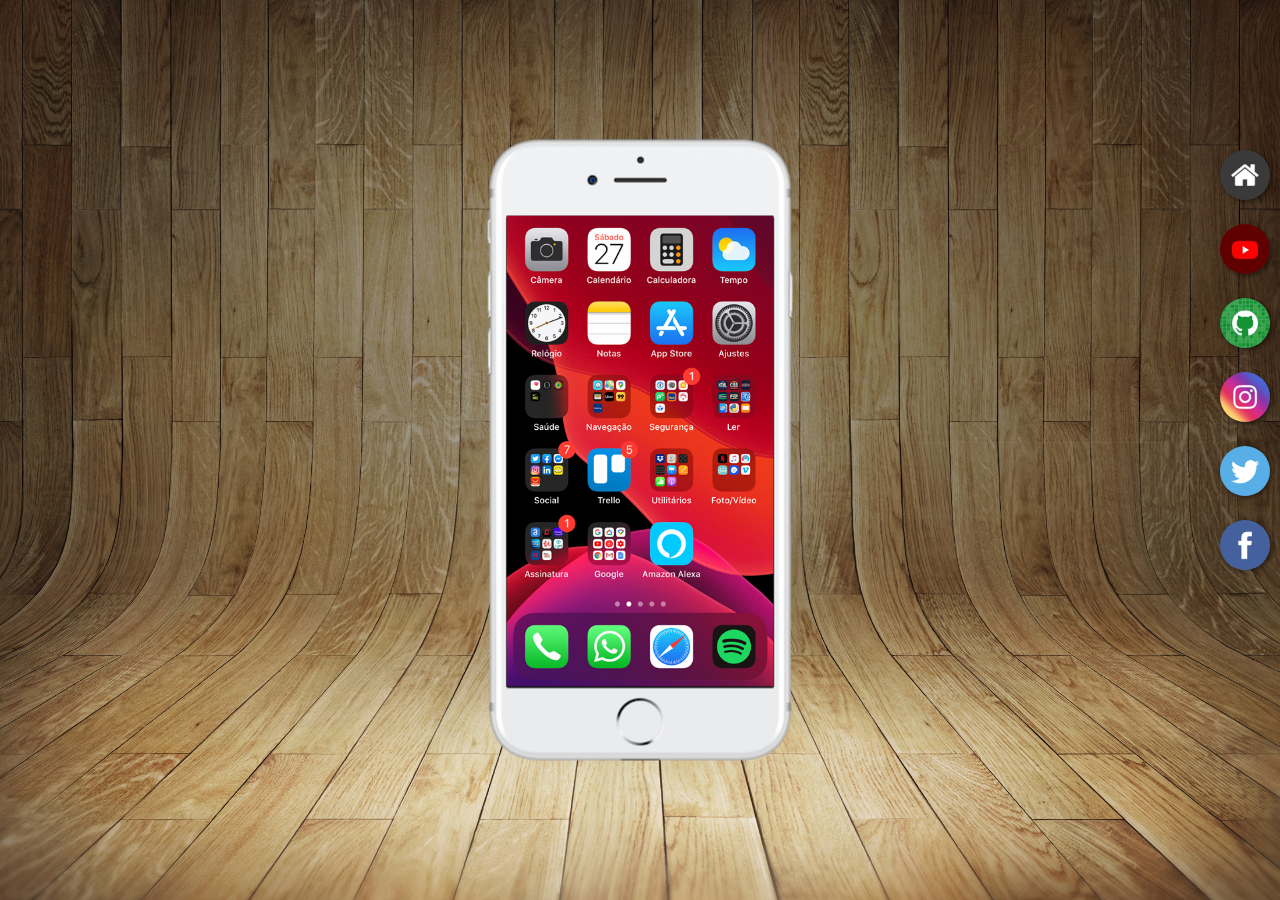
<file: index.html>
<!DOCTYPE html>
<html lang="pt-br">
    <head>
        <meta charset="UTF-8">
        <meta http-equiv="X-UA-Compatible" content="IE=edge">
        <meta name="viewport" content="width=device-width, initial-scale=1.0">
        <title>Redes Sociais</title>
            <link rel="stylesheet" href="estilos/style.css">
            <link rel="shortcut icon" href="favicon.ico" type="image/x-icon">
    </head>

    <body>
        <main>
            <section id="telefone">
                <iframe src="home.html" name="tela" id="tela" frameborder="0">Seu navegador não é compatível</iframe>
              

            </section>
            <section id="redes-sociais">
                <a href="index.html"> <img src="imagens/logo-home.jpg" alt=""></a><br>
                <a href="youtube.html" target="tela"><img src="imagens/logo-youtube.jpg" alt=""></a><br>
                <a href="github.html" target="tela"><img src="imagens/logo-github.jpg" alt=""></a><br>
                <a href="instagram.html" target="tela"><img src="imagens/logo-instagram.jpg" alt=""></a><br>
                <a href="twitter.html" target="tela"><img src="imagens/logo-twitter.jpg" alt=""></a><br>
                <a href="facebook.html" target="tela"><img src="imagens/logo-facebook.jpg" alt=""></a>

                

            </section>
        
        </main>
    </body>

</html>
</file>
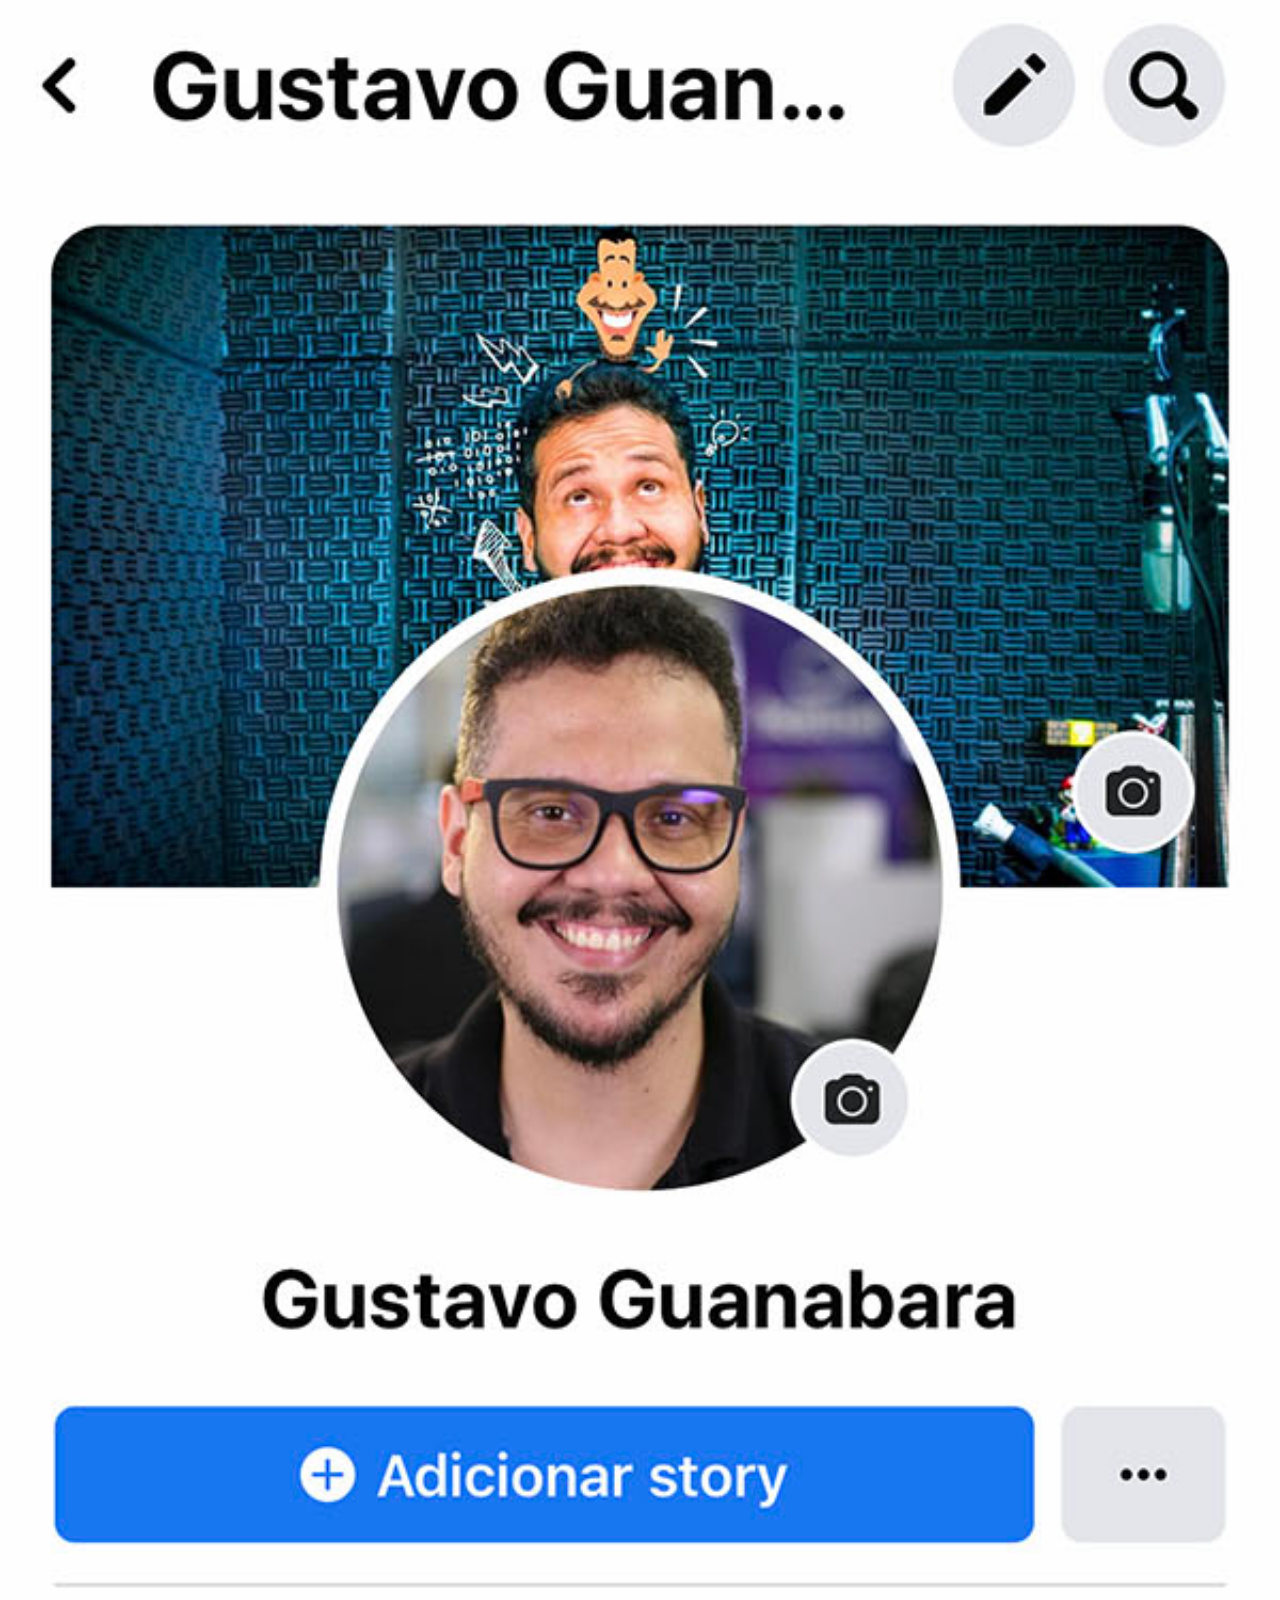
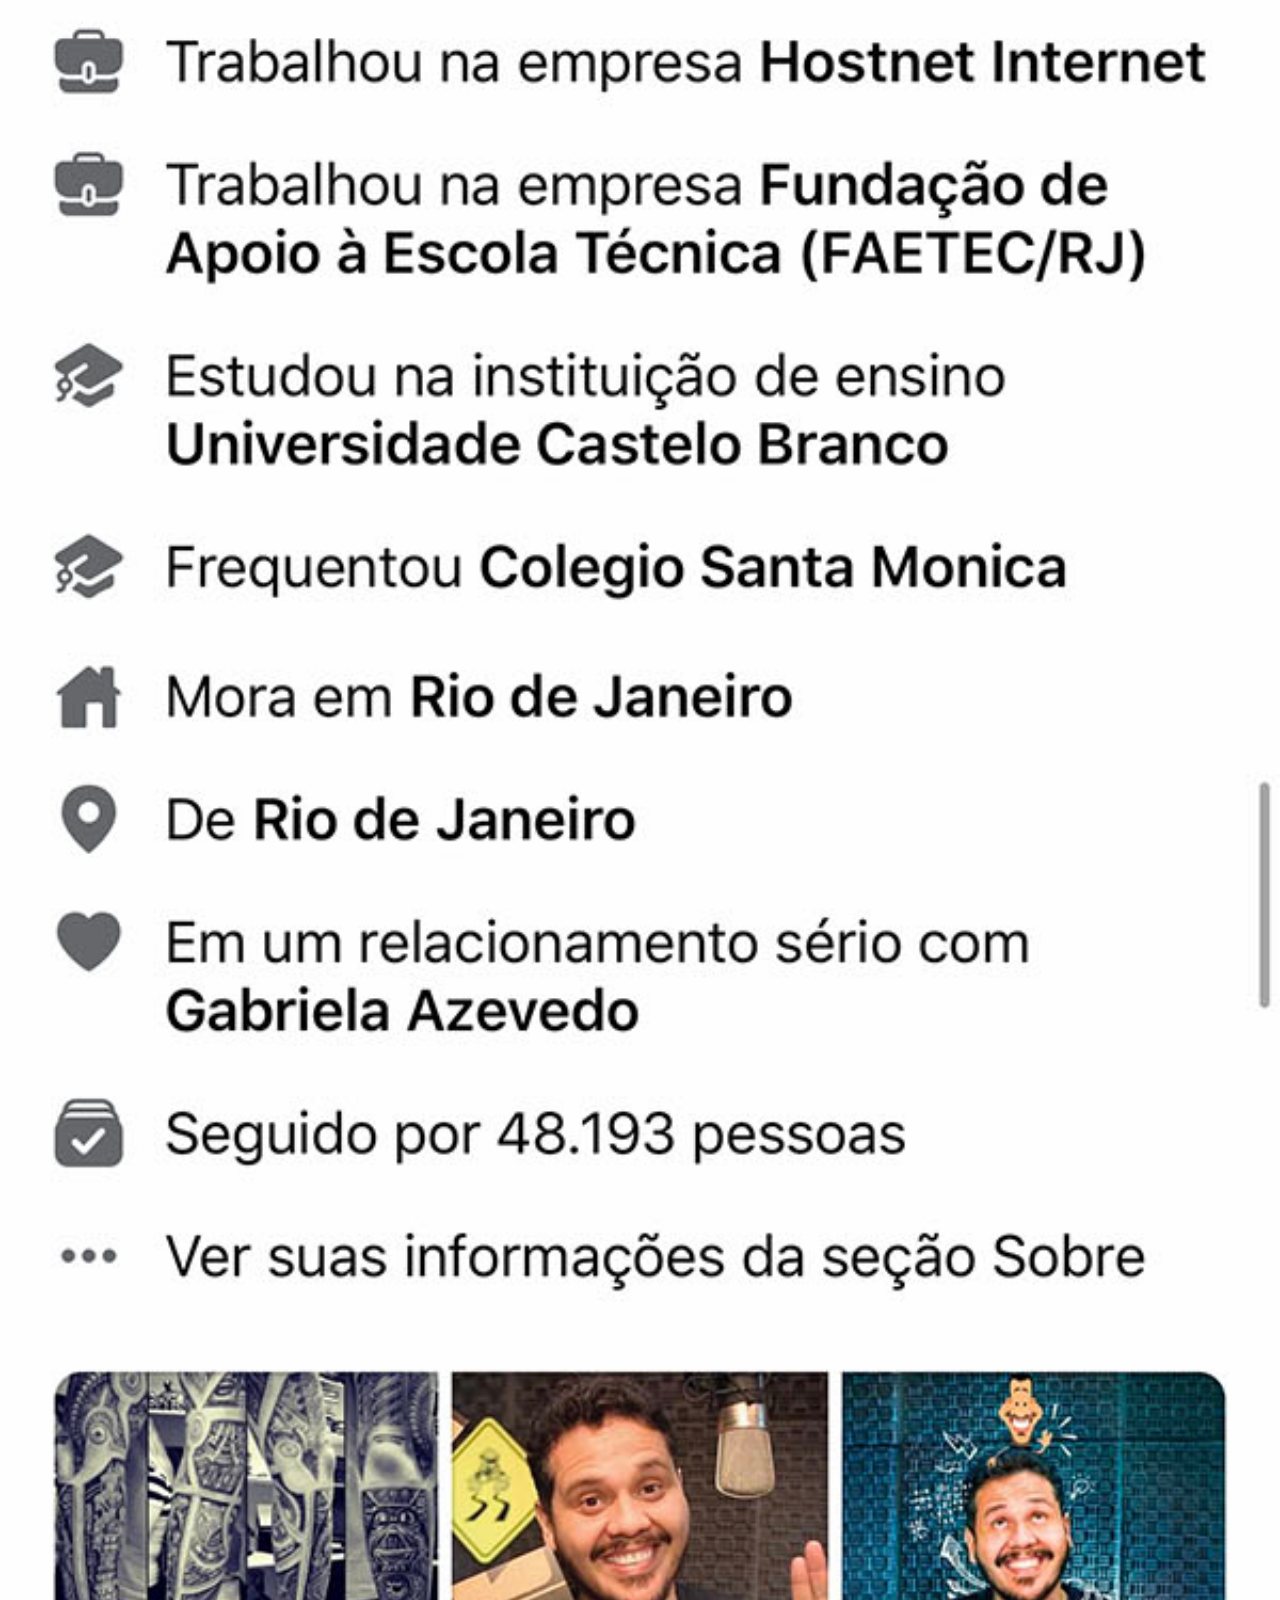
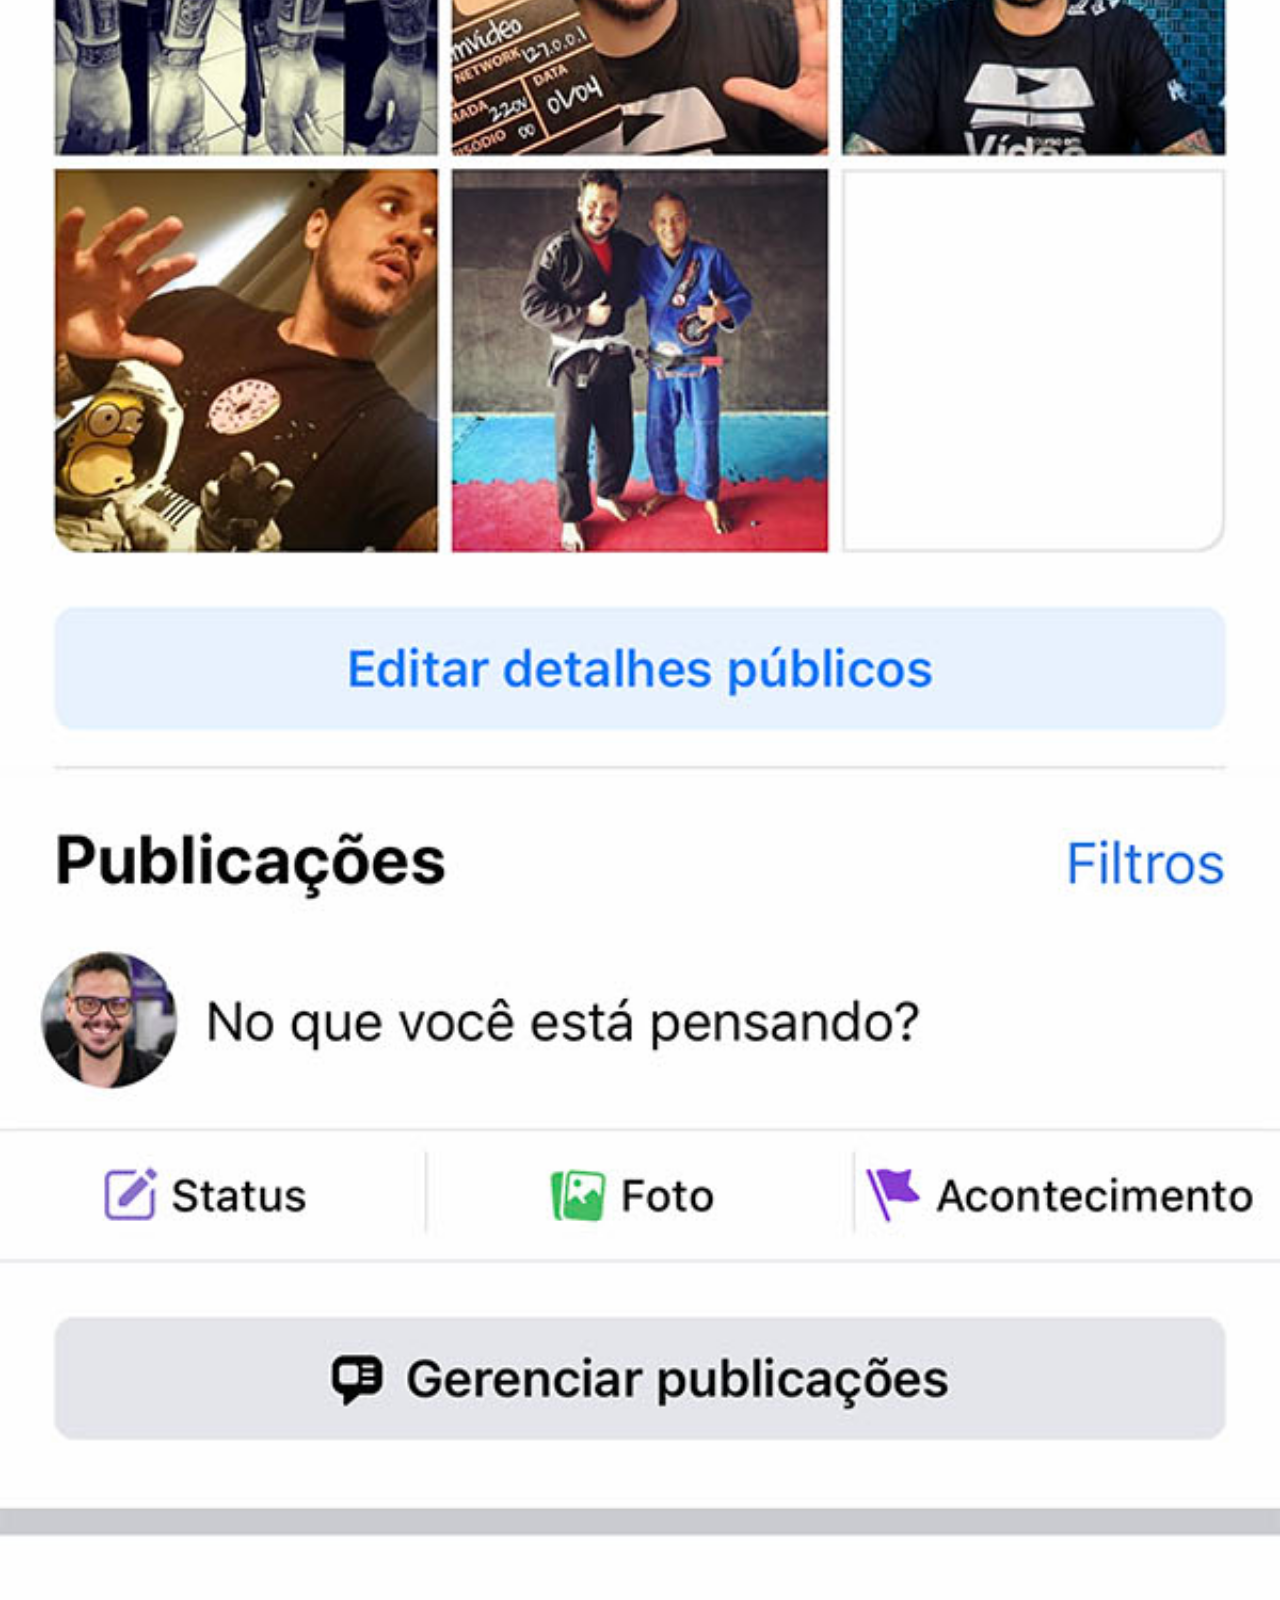
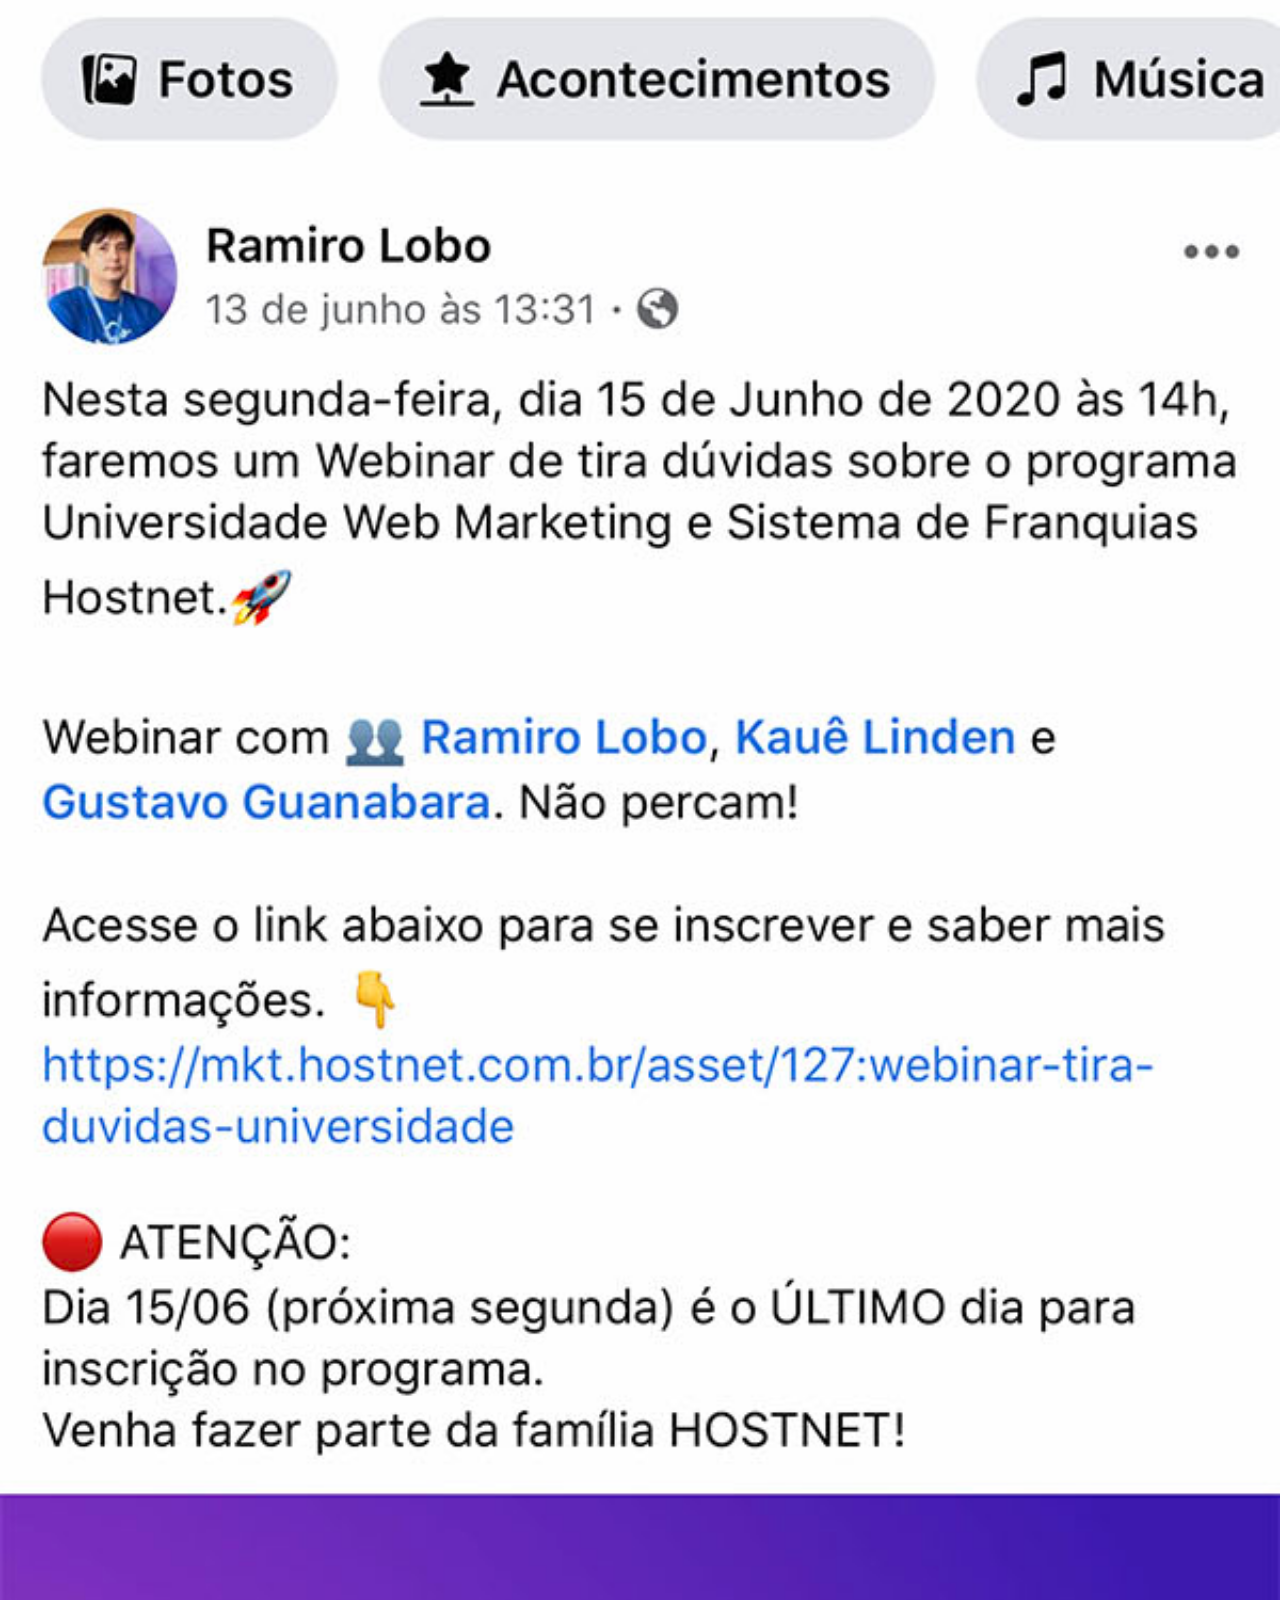
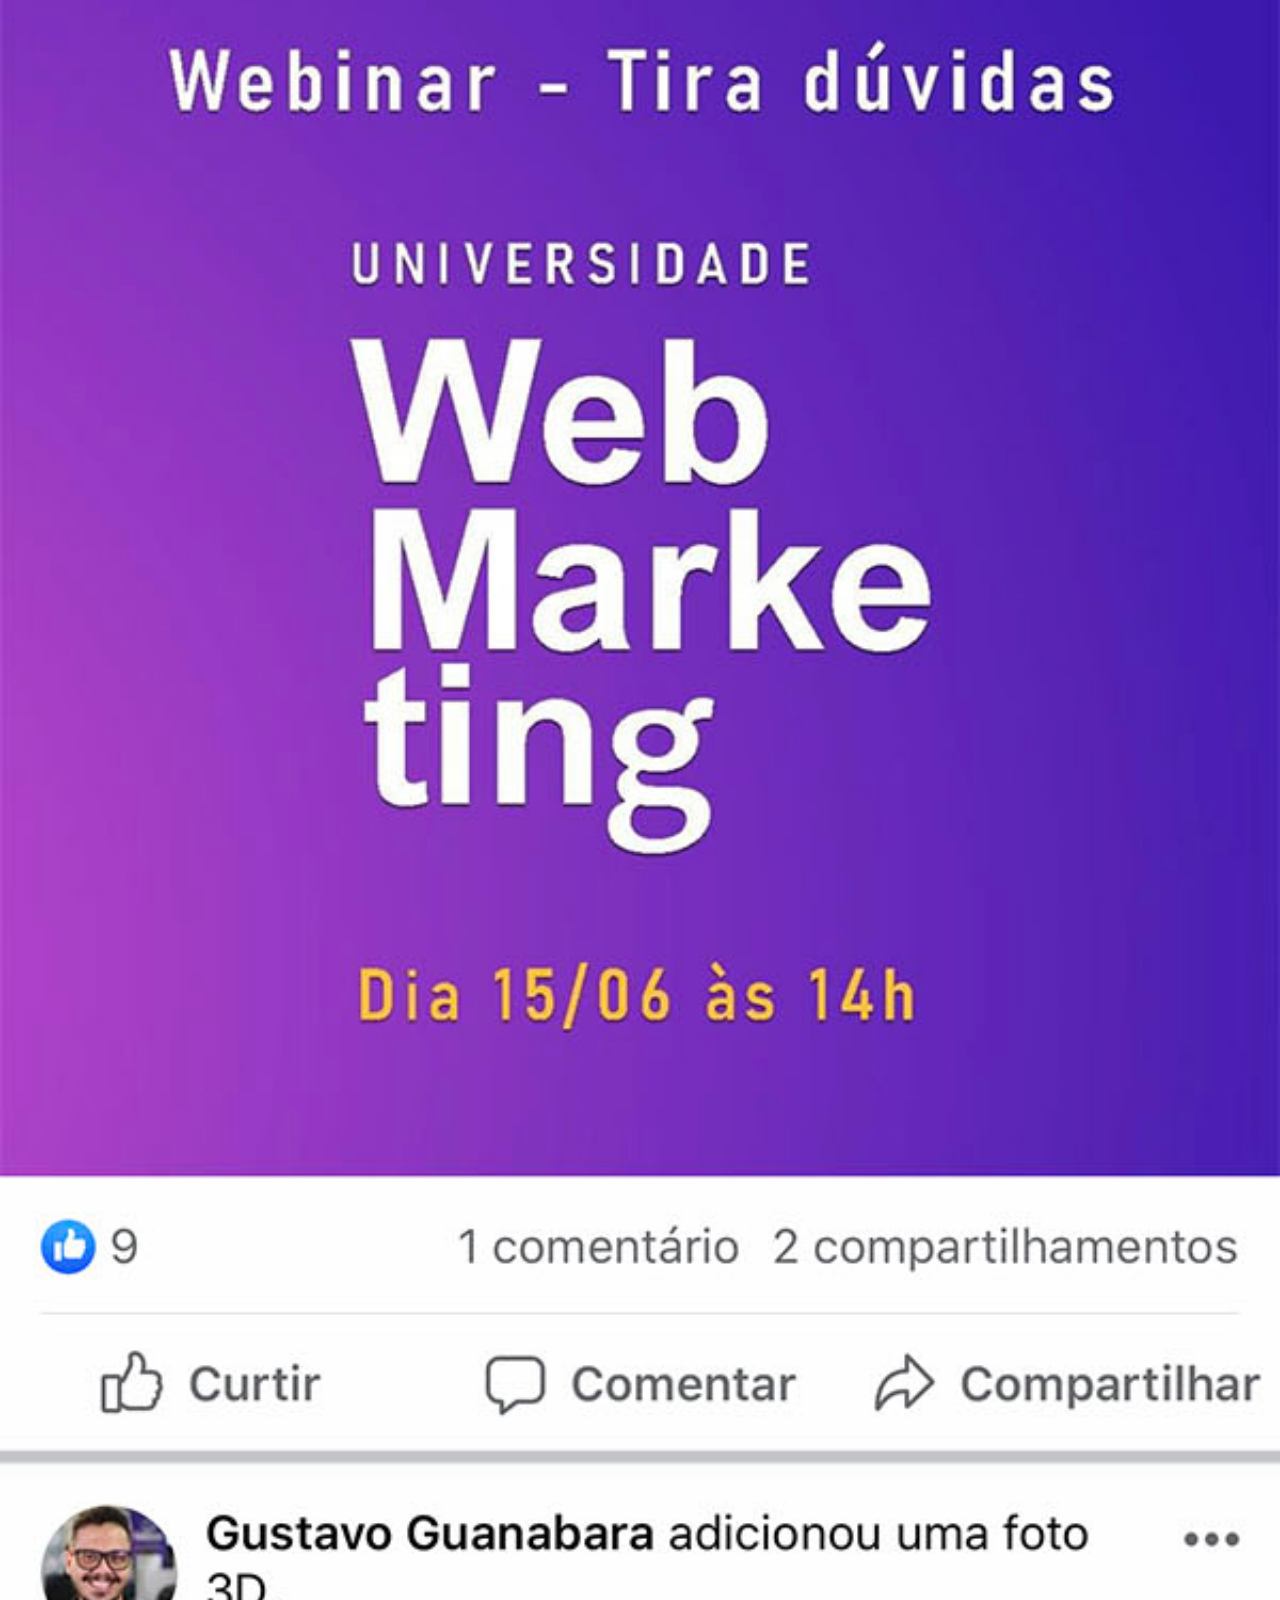
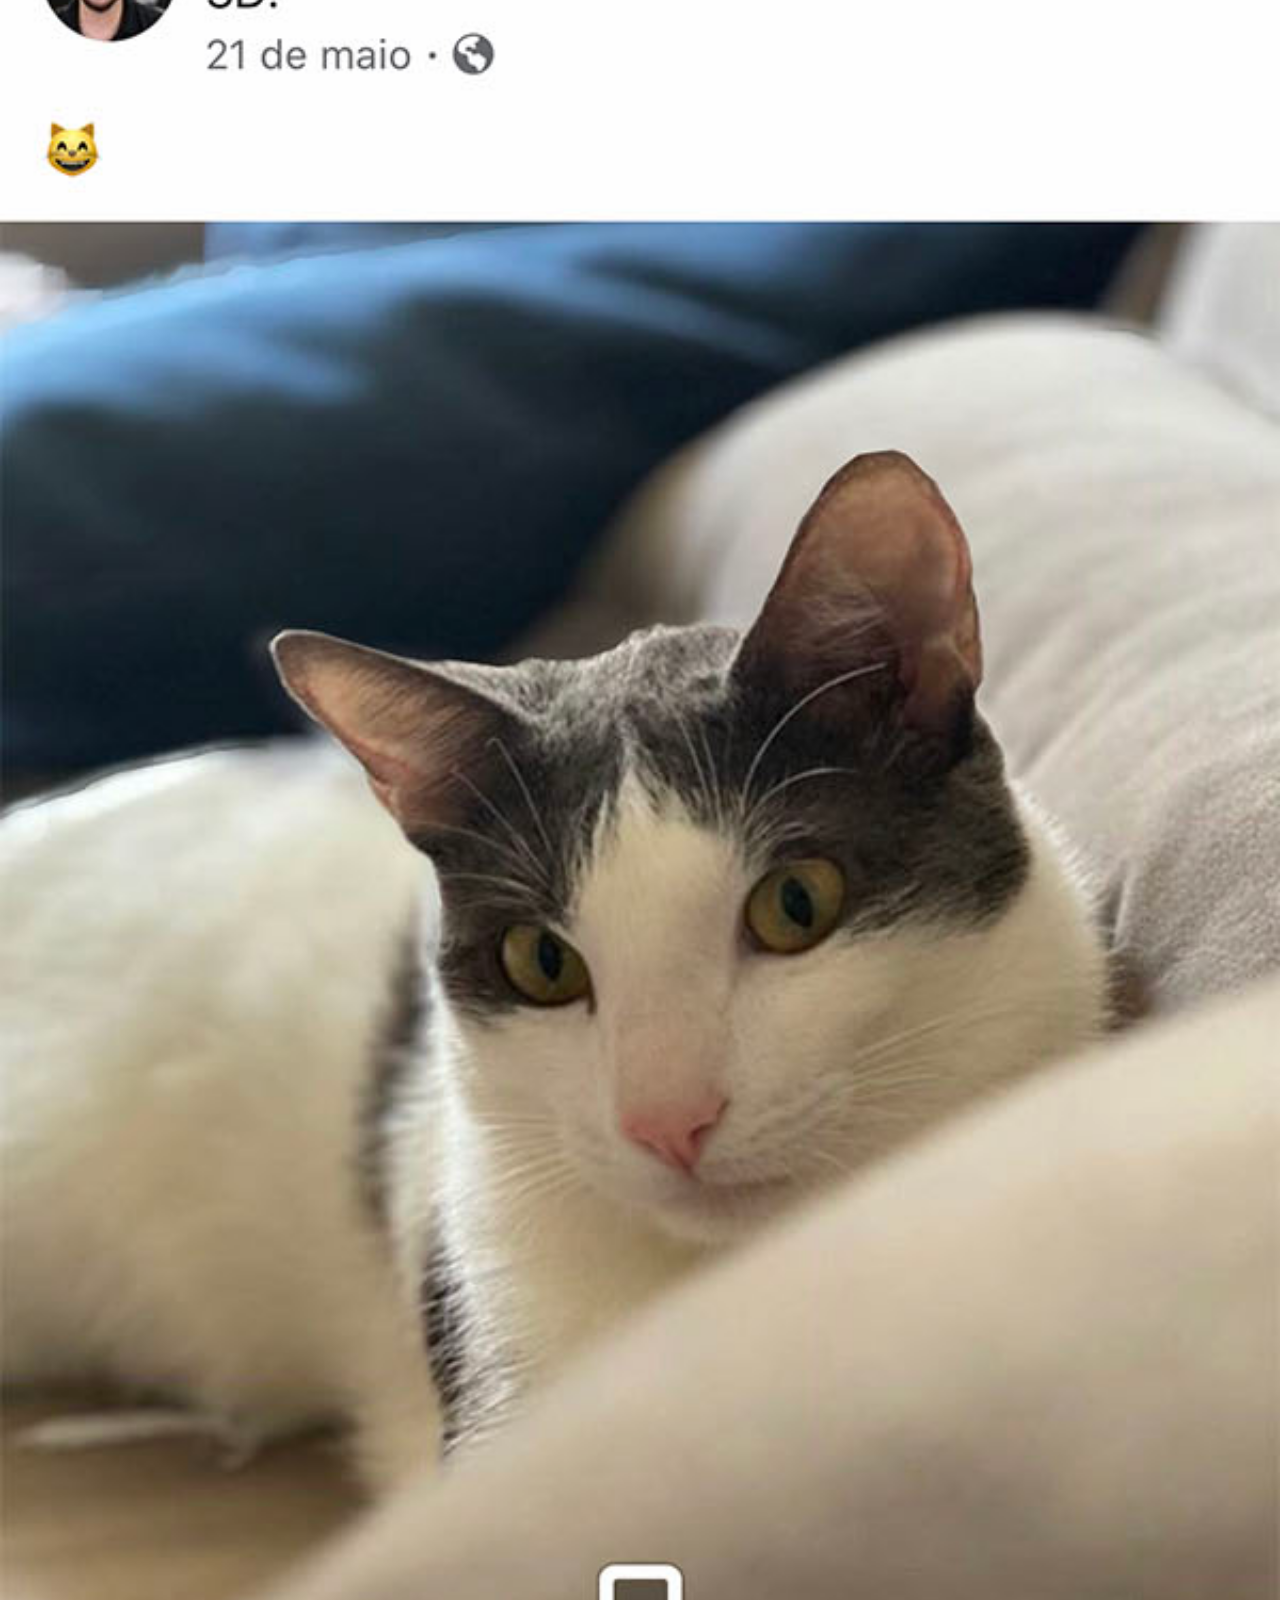
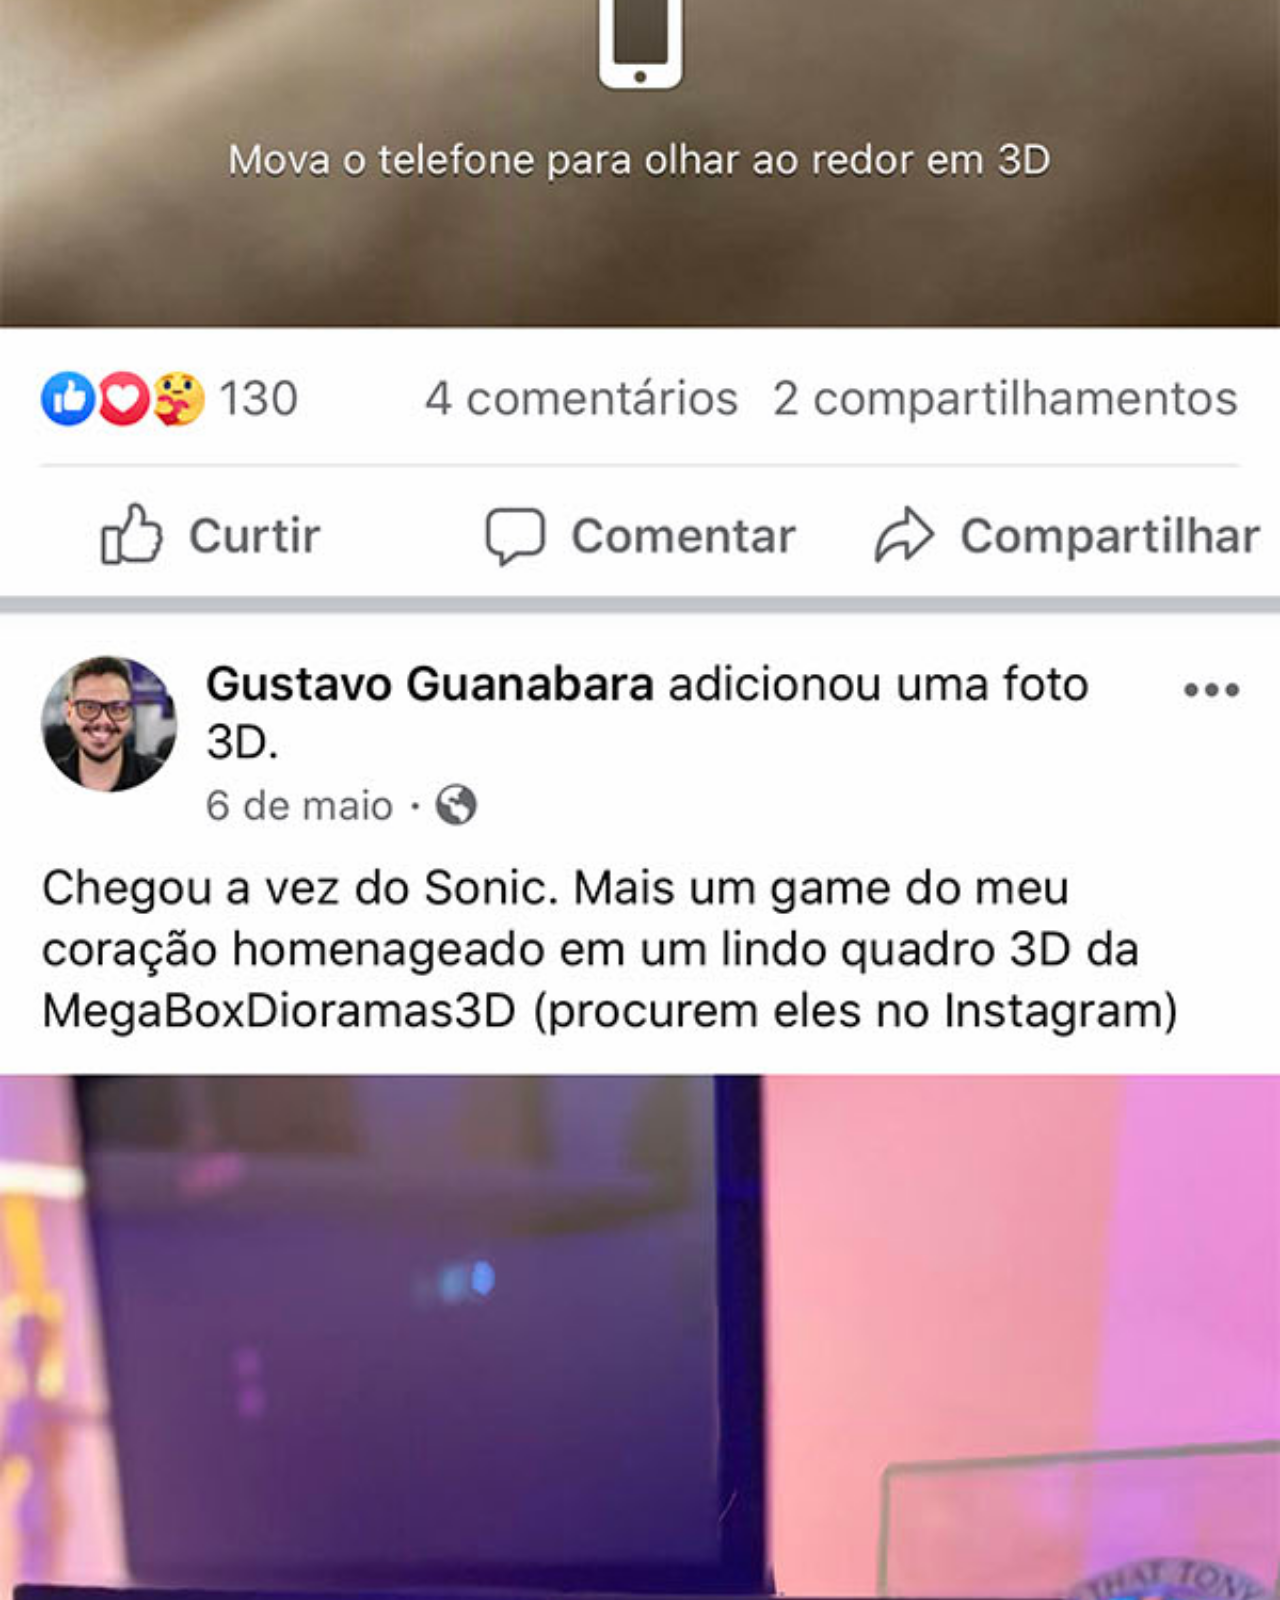
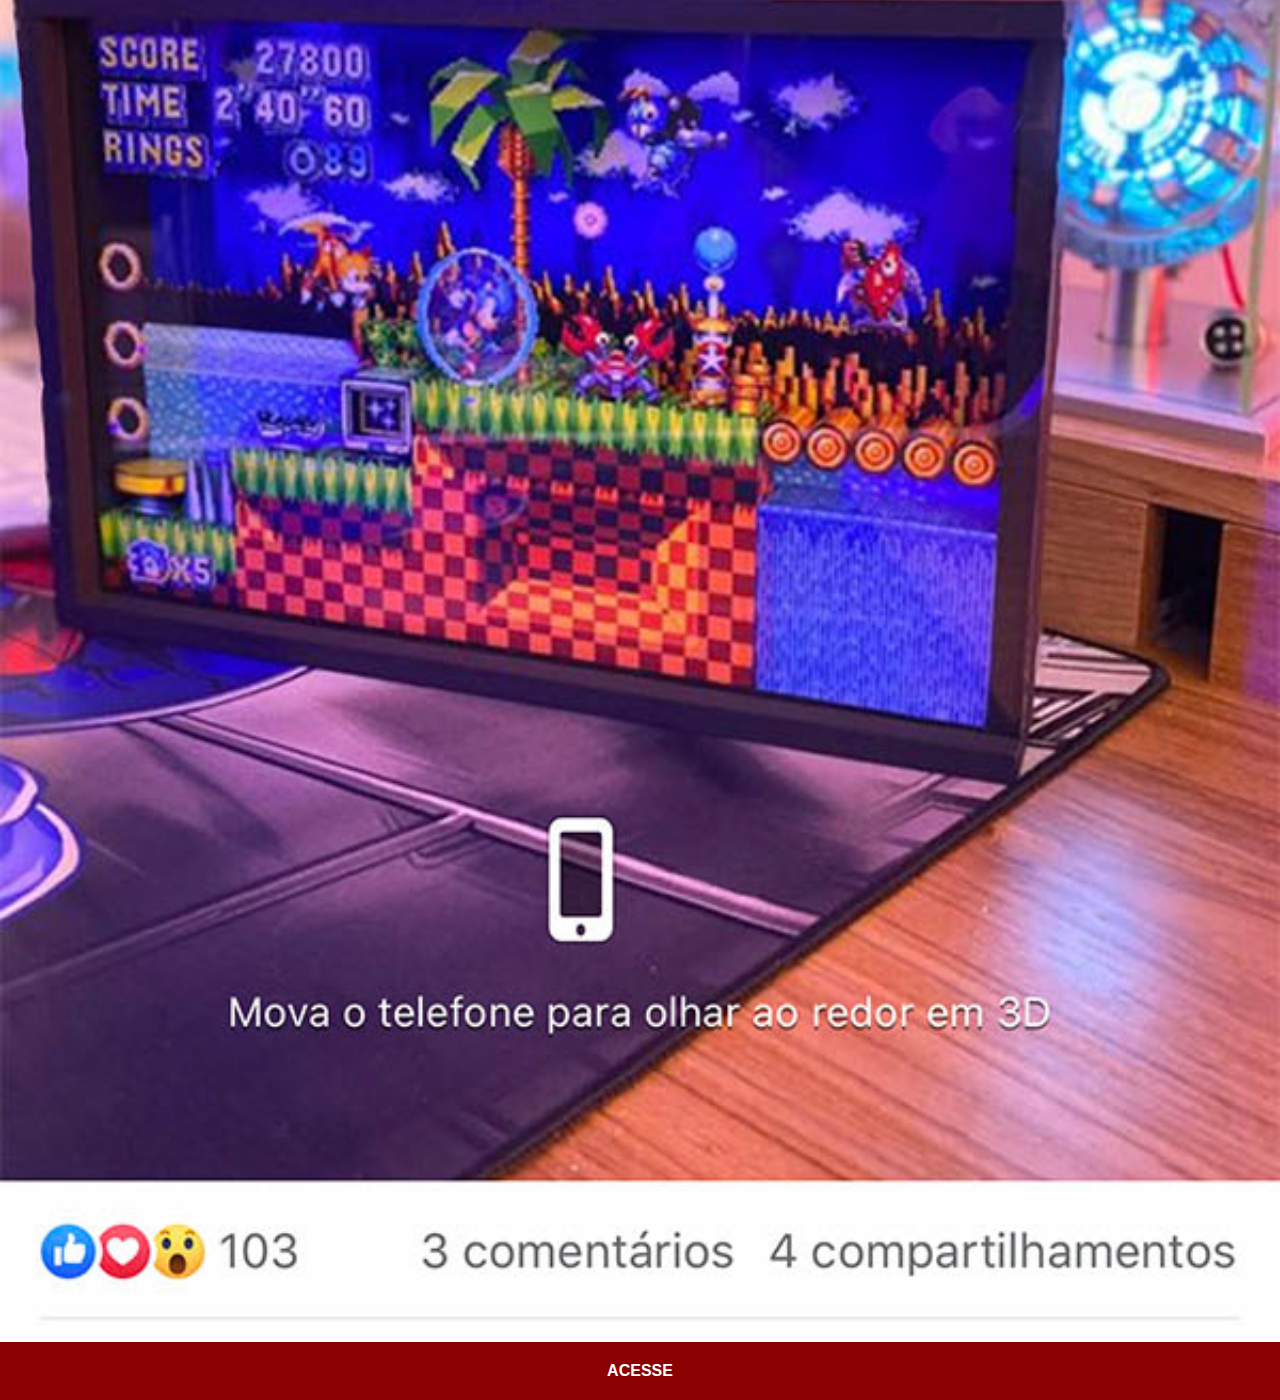
<file: facebook.html>
<!DOCTYPE html>
<html lang="pt-br">
<head>
    <meta charset="UTF-8">
    <meta http-equiv="X-UA-Compatible" content="IE=edge">
    <meta name="viewport" content="width=device-width, initial-scale=1.0">
    <title>Facebook</title>
    <link rel="stylesheet" href="estilos/social.css">
</head>
<body>
    <img src="imagens/tela-facebook.jpg" alt="Facebook">
    <a href="https://facebook.com/gustavoguanabara" target="_blank">ACESSE</a>
    
</body>
</html>
</file>
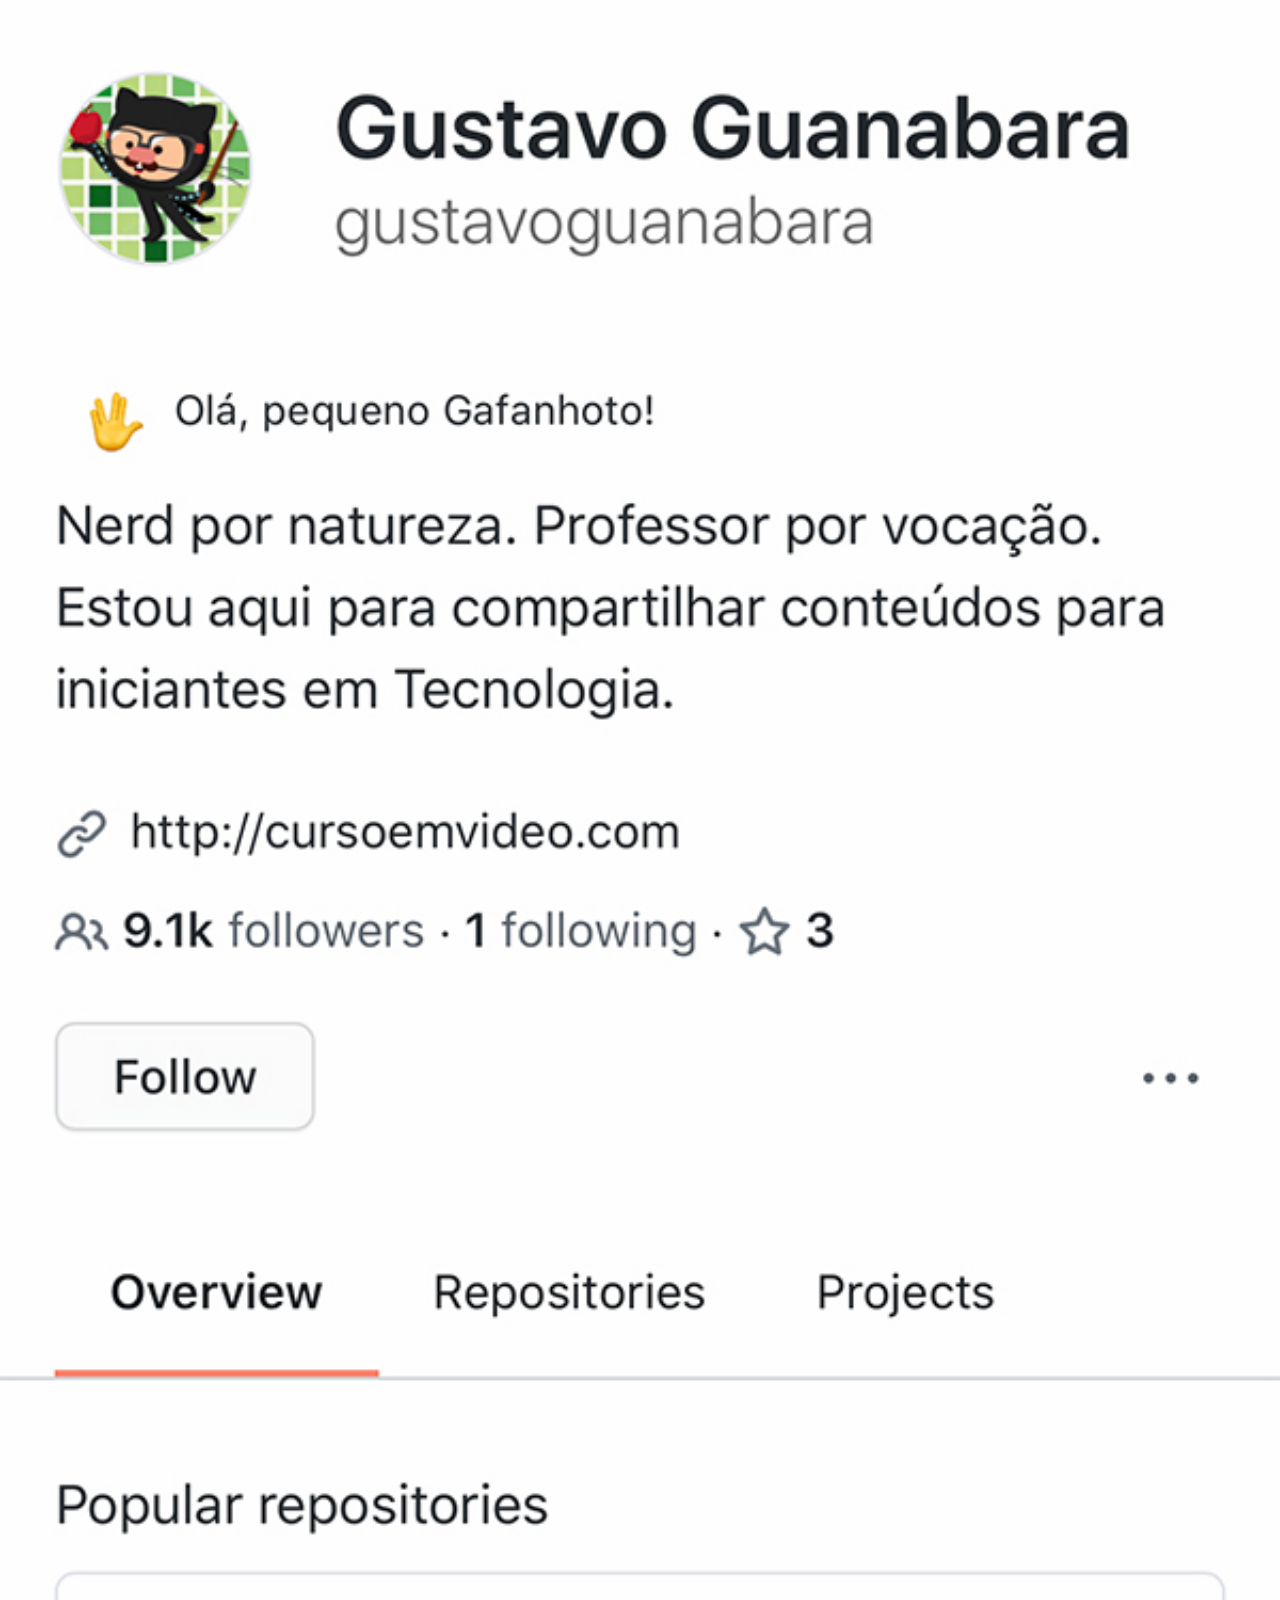
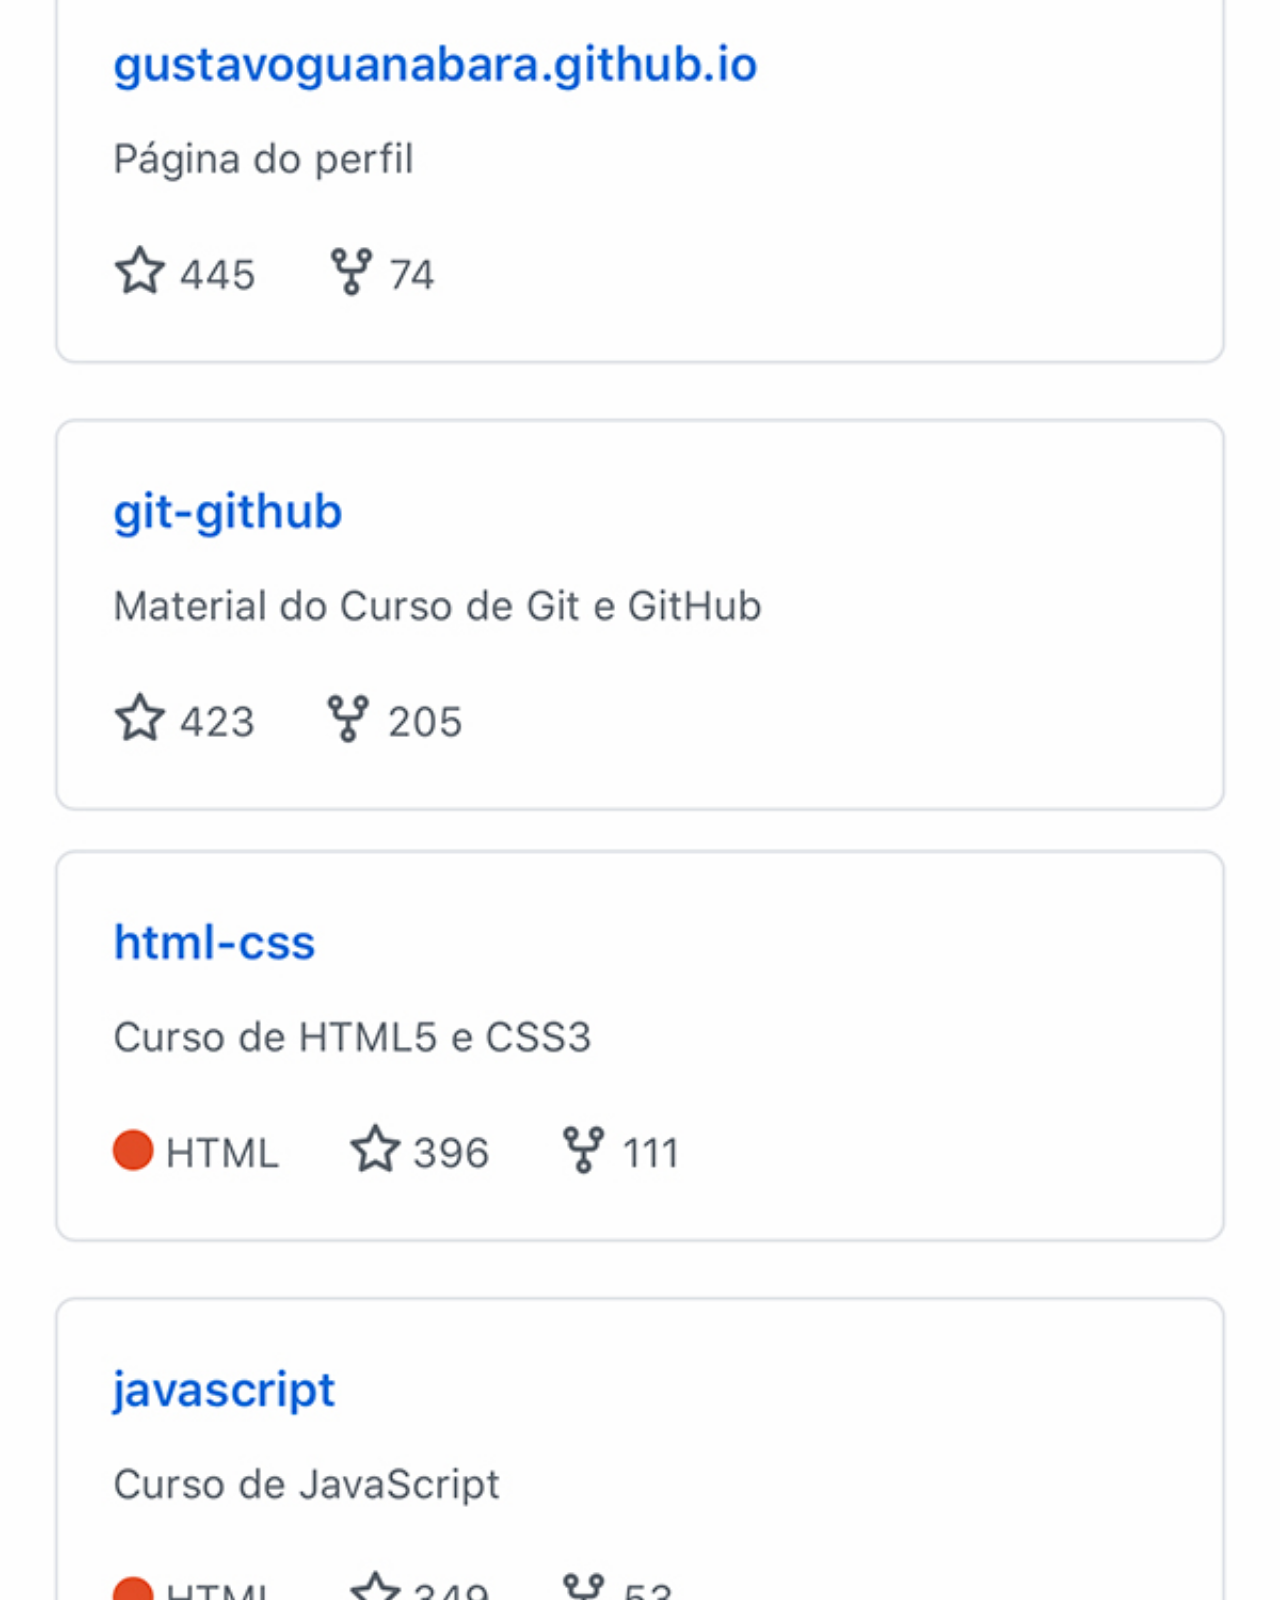
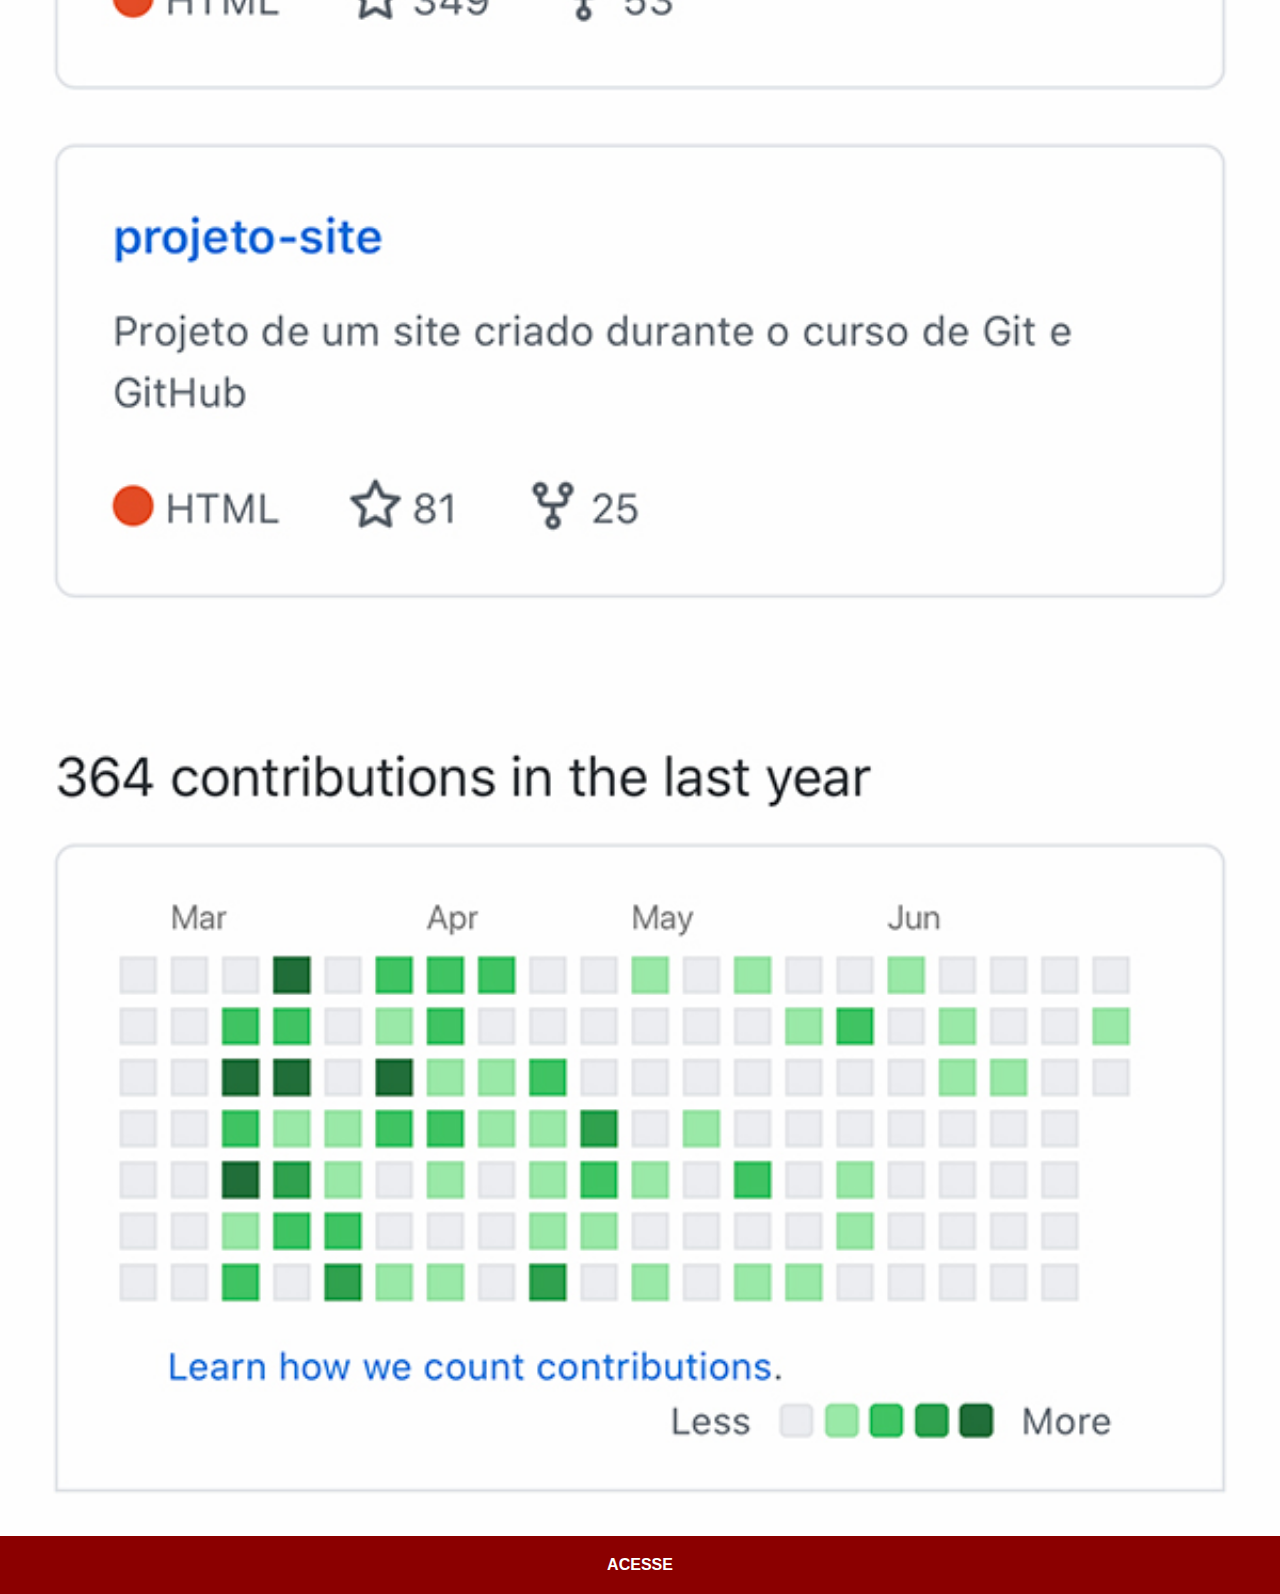
<file: github.html>
<!DOCTYPE html>
<html lang="pt-br">
<head>
    <meta charset="UTF-8">
    <meta http-equiv="X-UA-Compatible" content="IE=edge">
    <meta name="viewport" content="width=device-width, initial-scale=1.0">
    <title>GitHub</title>
    <link rel="stylesheet" href="estilos/social.css">
</head>
<body>
    <img src="imagens/tela-github.jpg" alt="GitHub">
    <a href="https://github.com/gustavoguanabara/" target="_blank
    ">ACESSE</a>
    
</body>
</html>
</file>
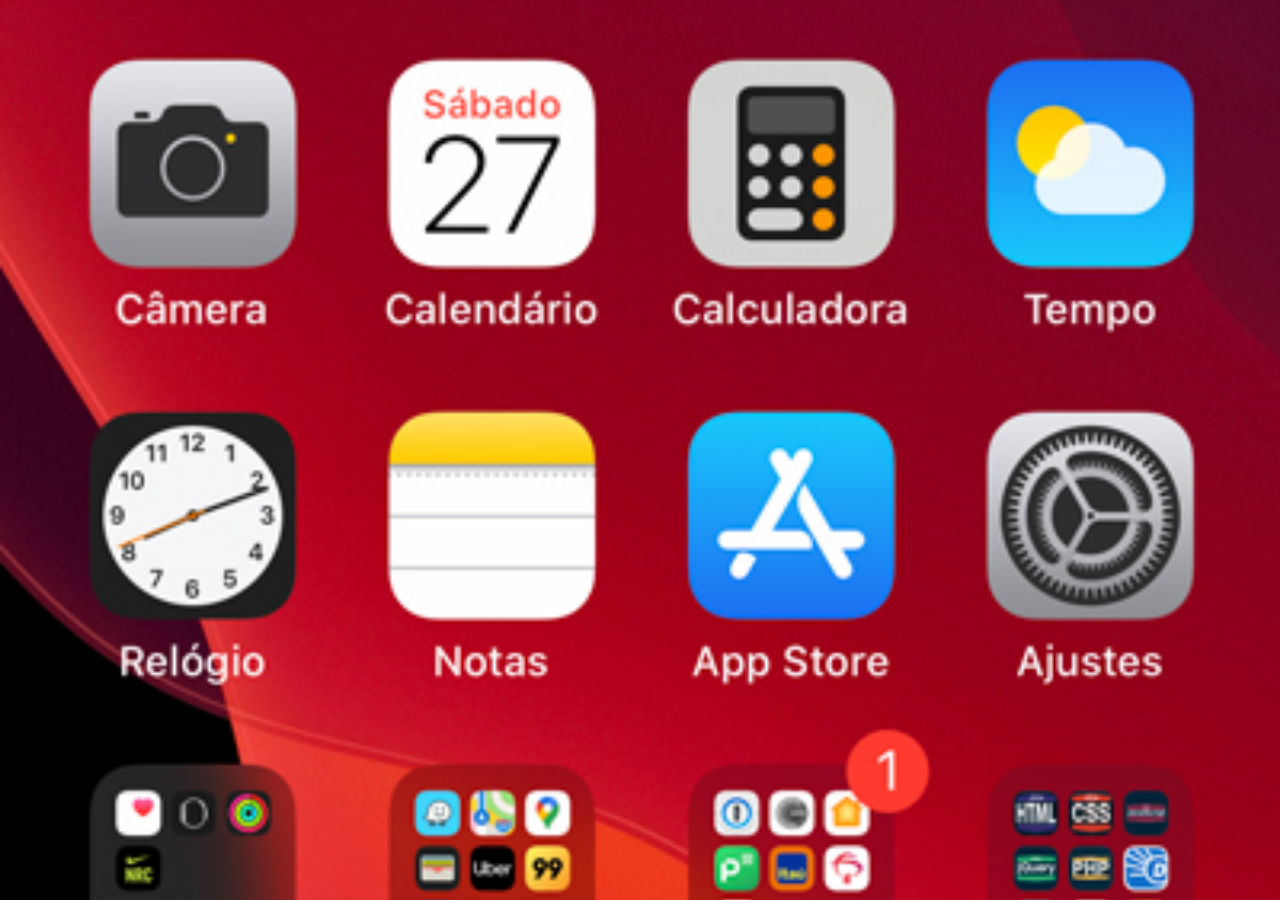
<file: home.html>
<!DOCTYPE html>
<html lang="pt-br">
<head>
    <meta charset="UTF-8">
    <meta http-equiv="X-UA-Compatible" content="IE=edge">
    <meta name="viewport" content="width=device-width, initial-scale=1.0">
    <title>Home</title>
    <style>
        *{
            margin: 0px;
            padding: 0px;

        }
        body{
            width: 100vw;
            height: 100vh;
            background: black url("imagens/tela-home.jpg") no-repeat top center;
            background-size: cover;
        }
    </style>
</head>
<body>
    
</body>
</html>
</file>
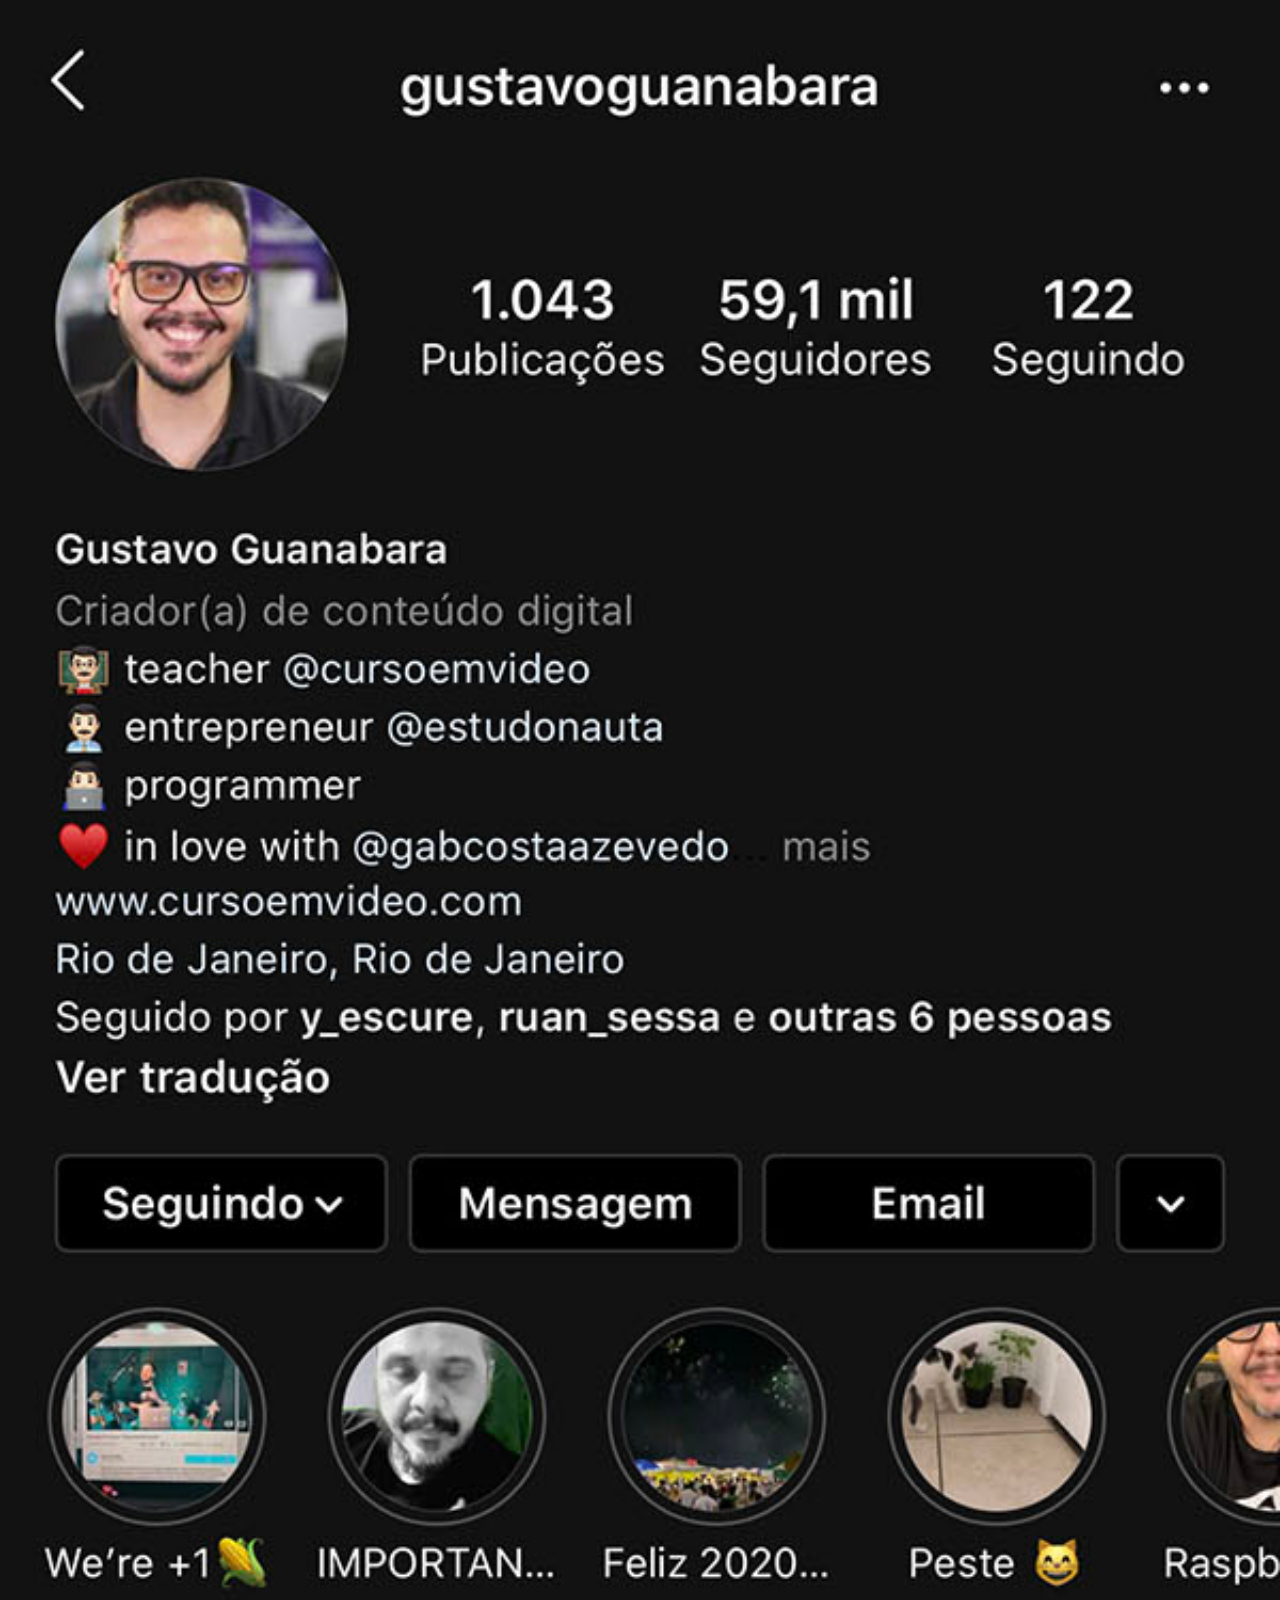
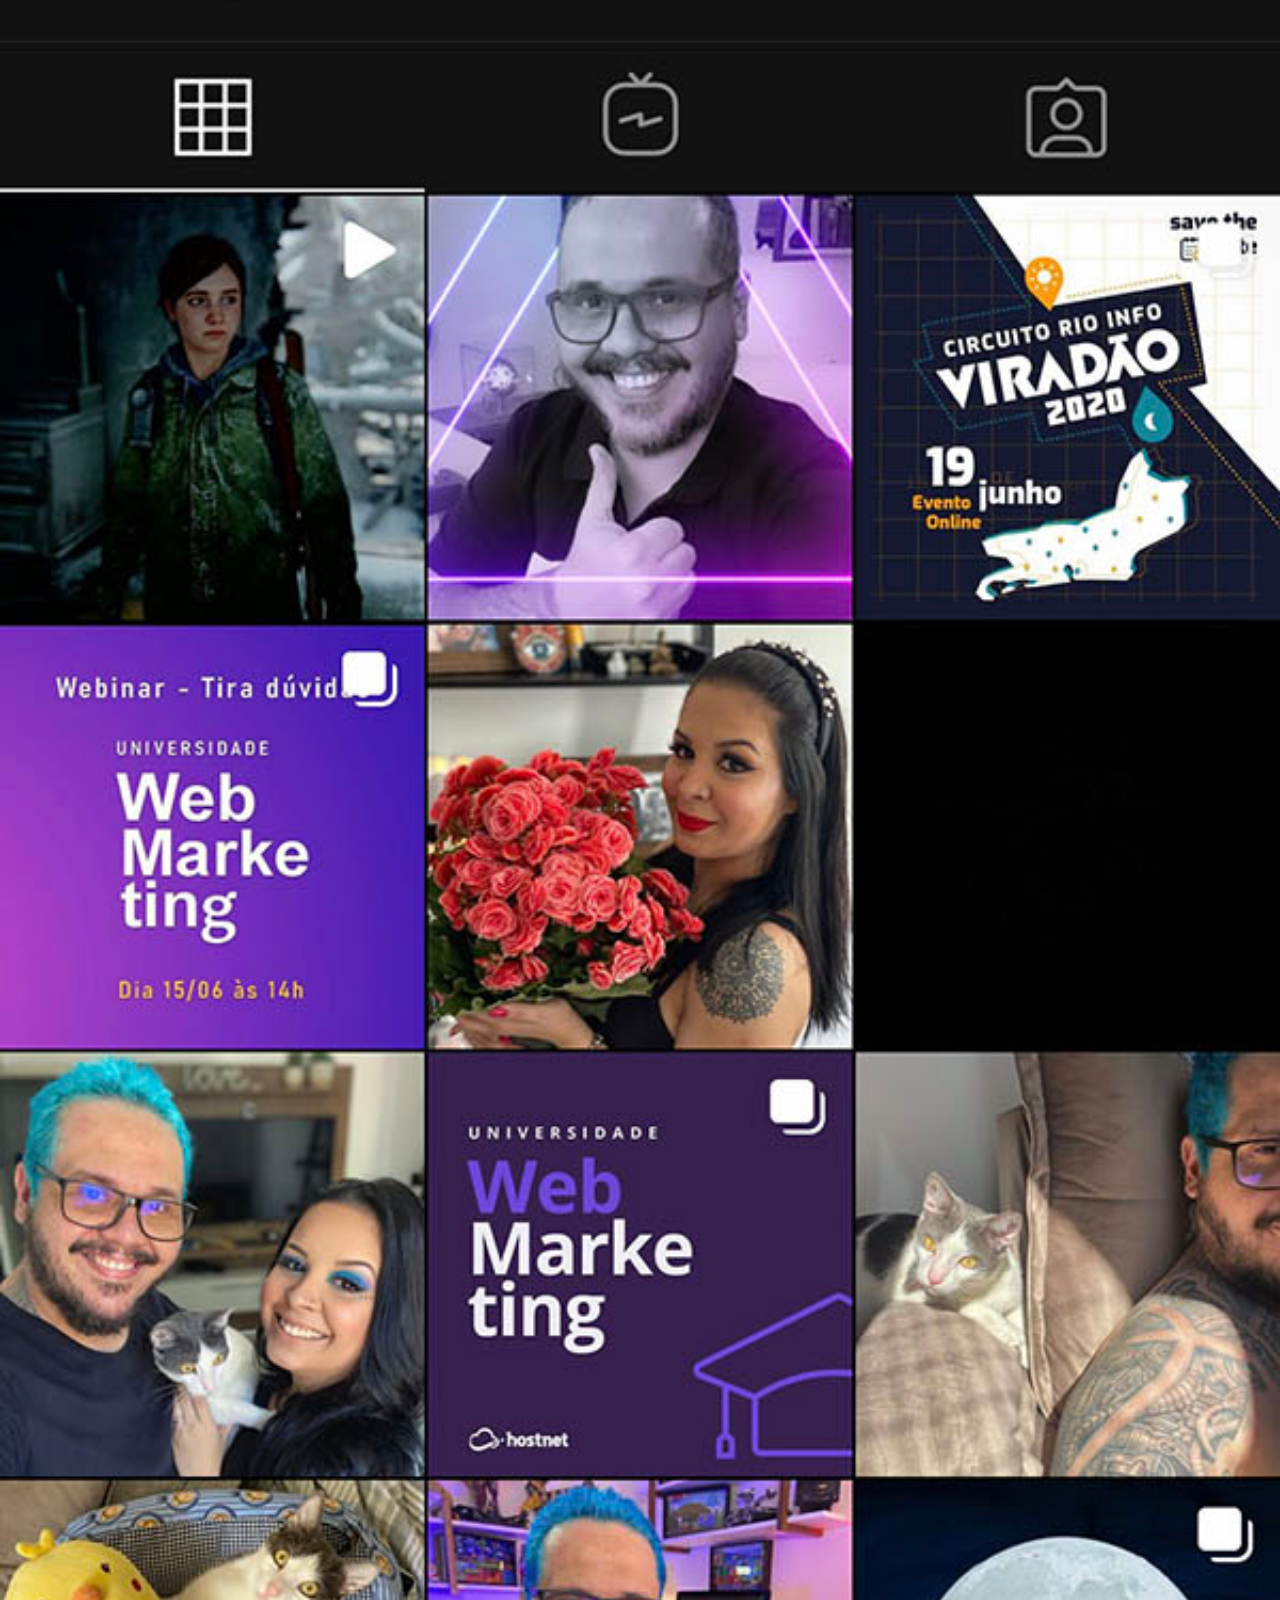
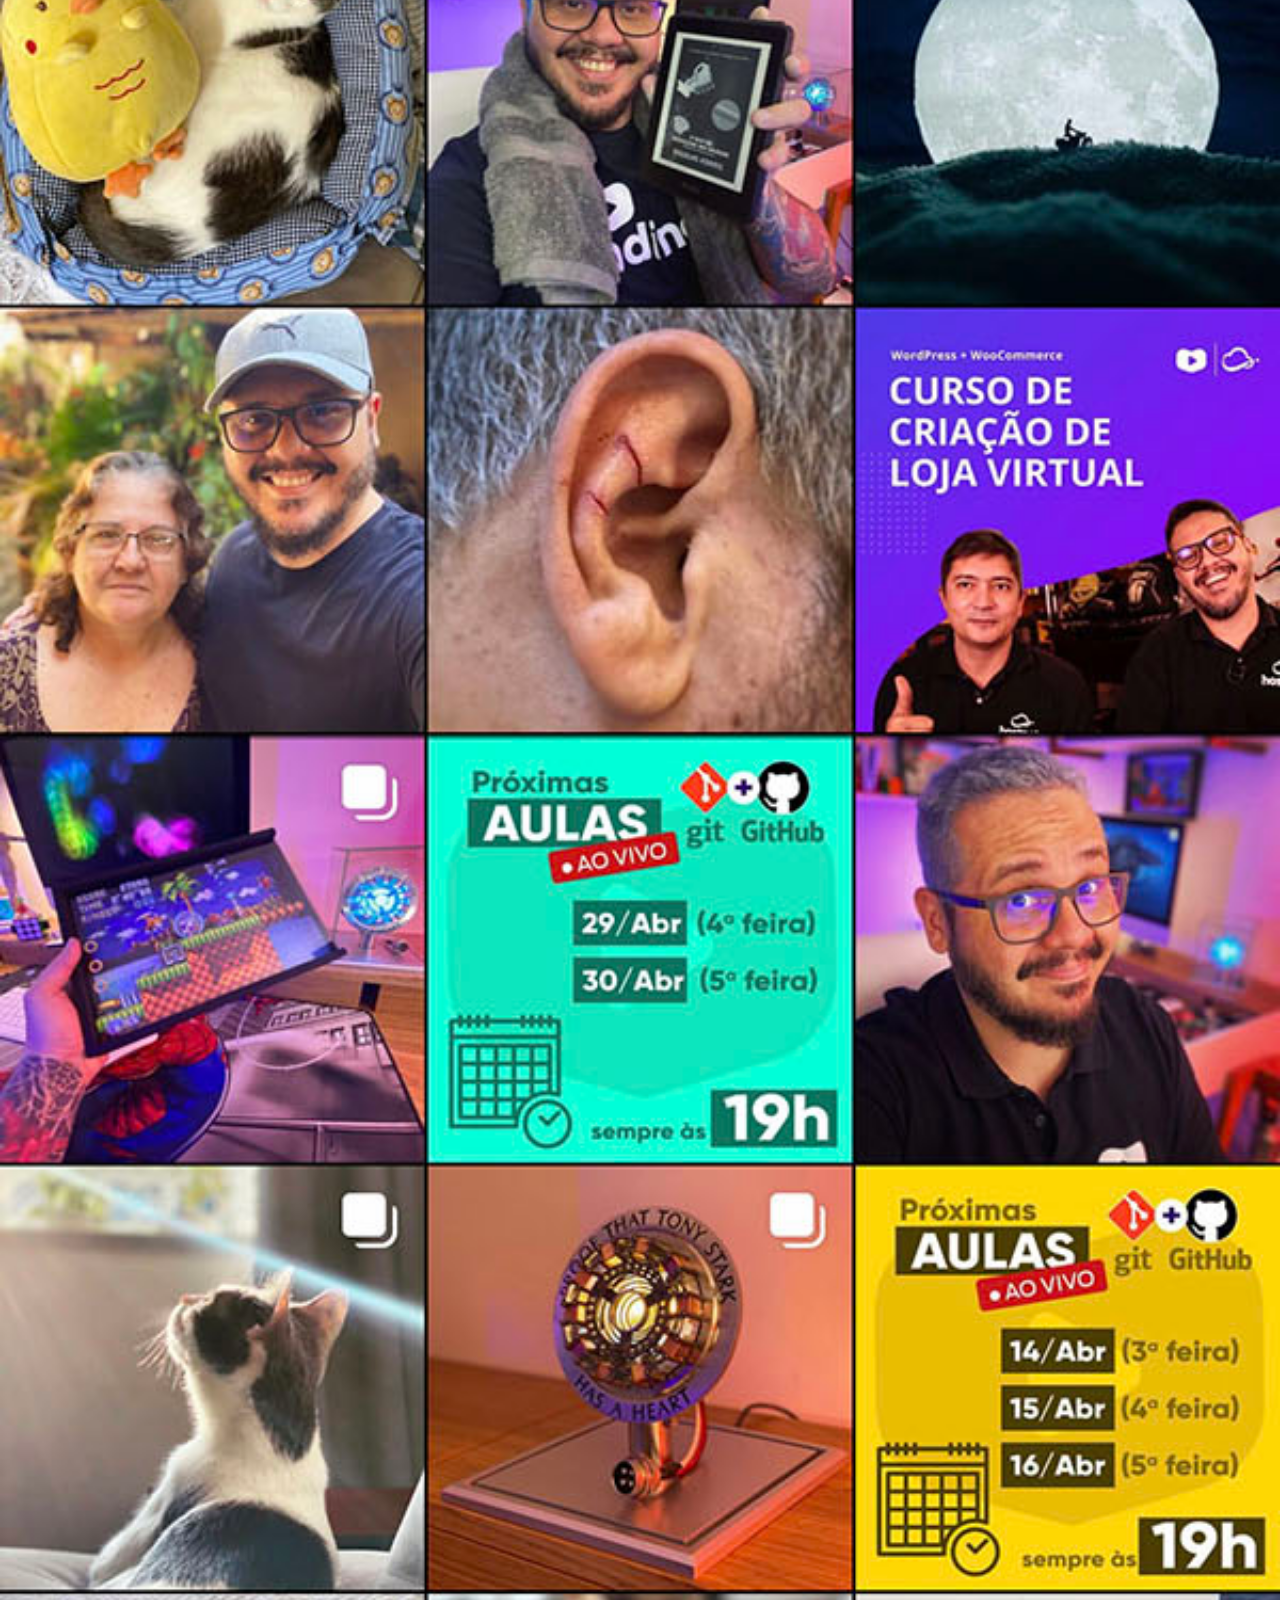
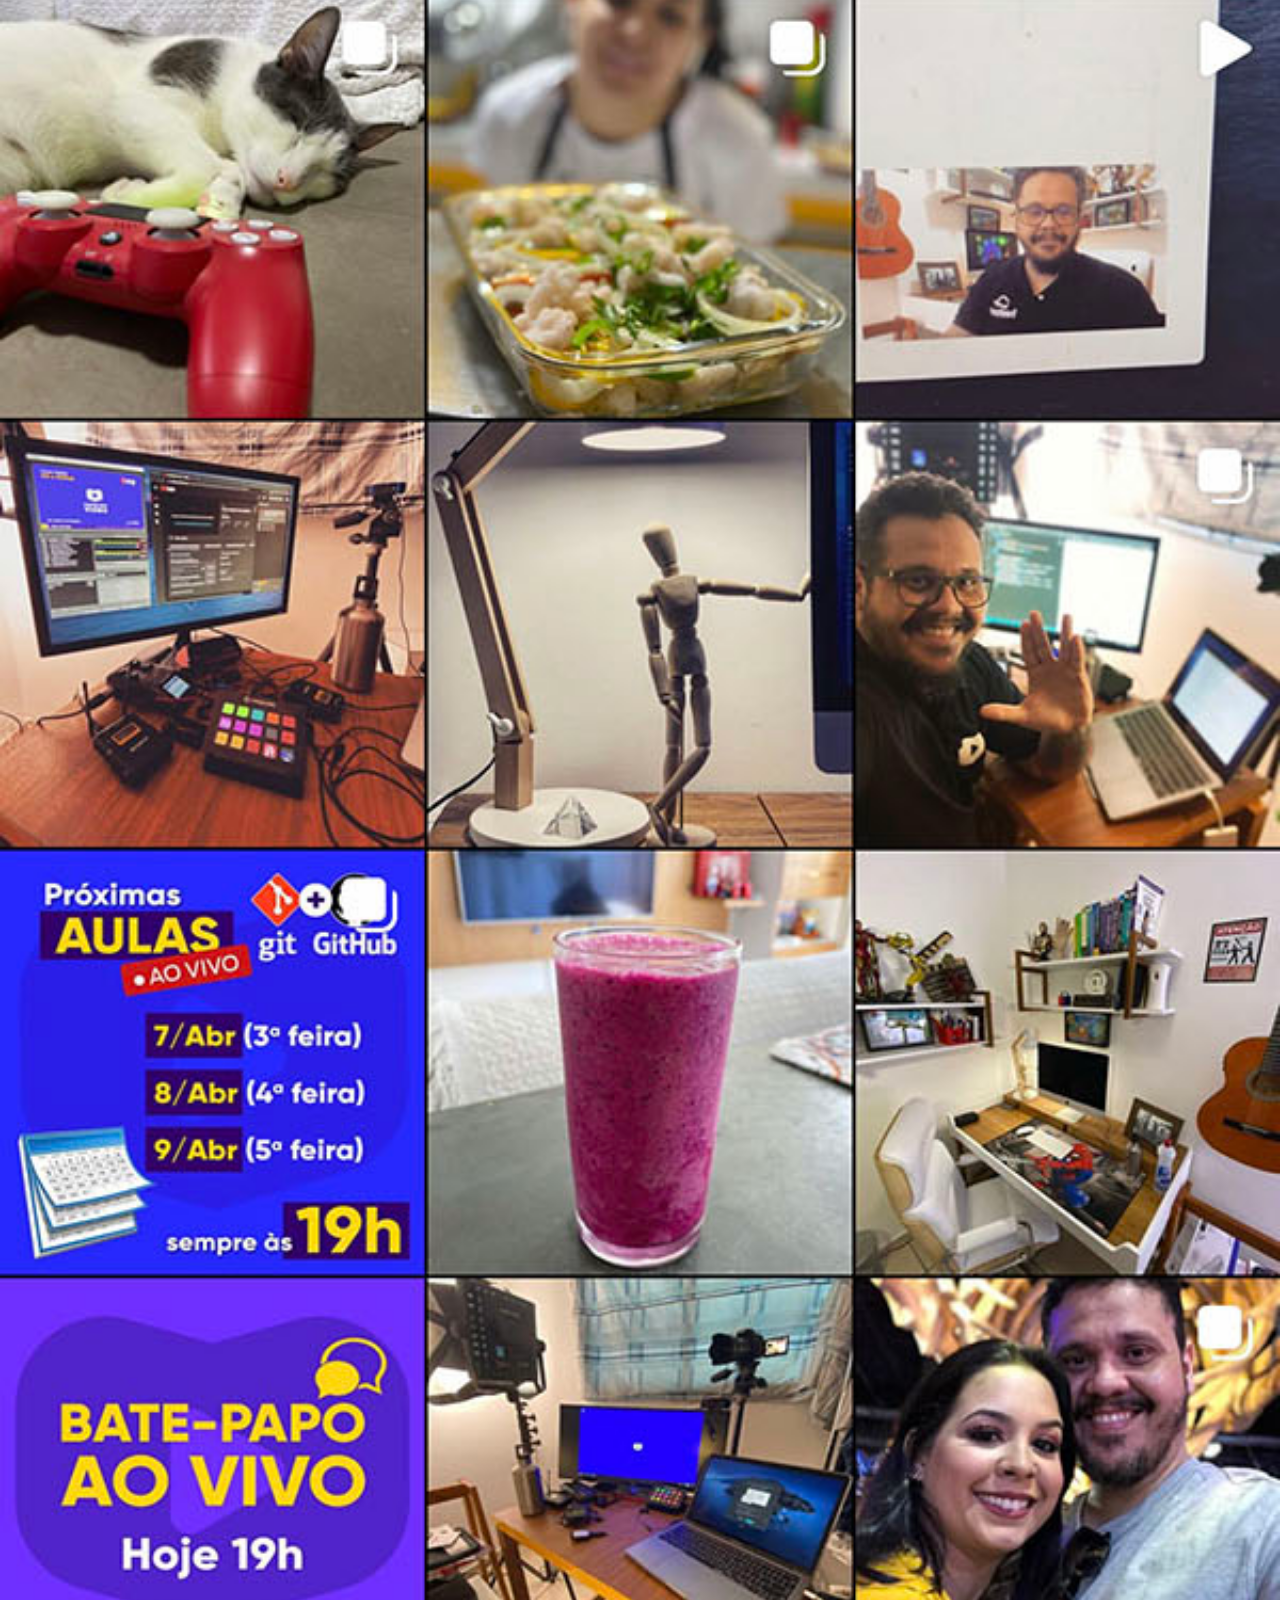
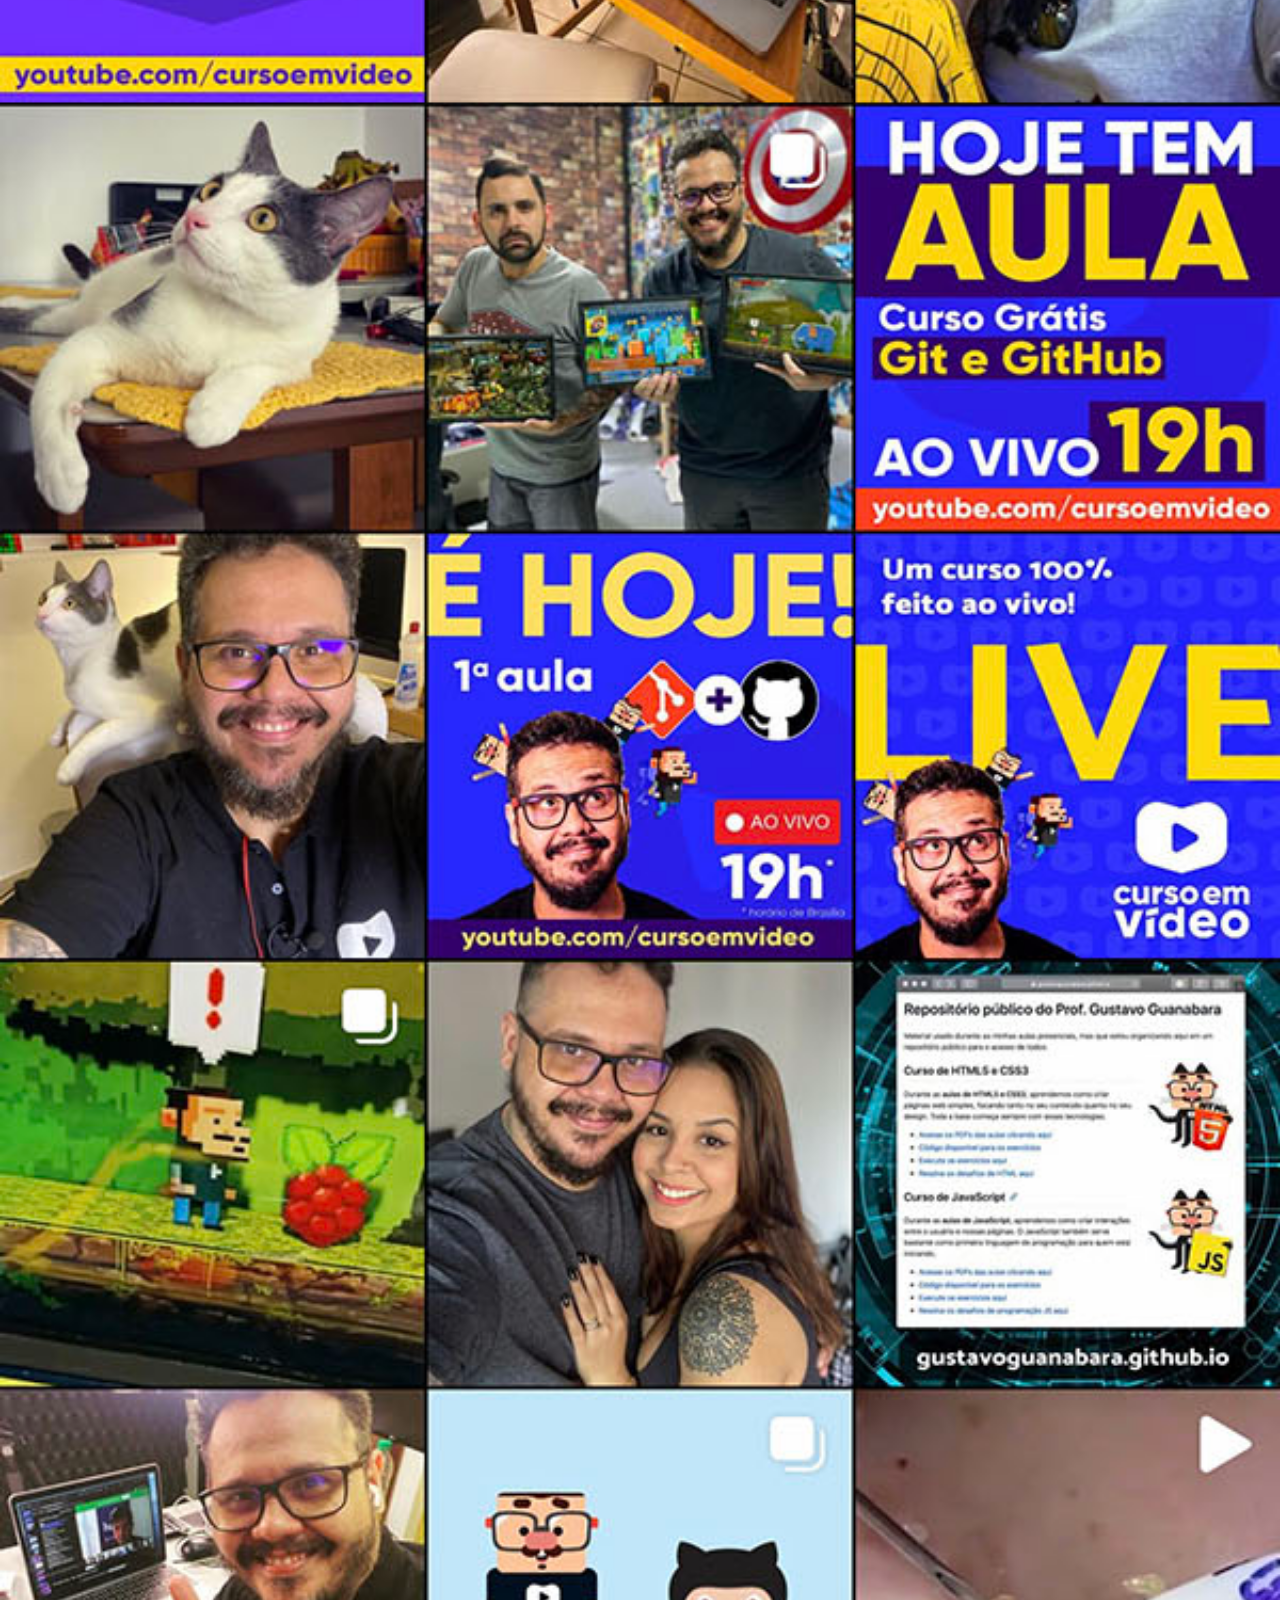
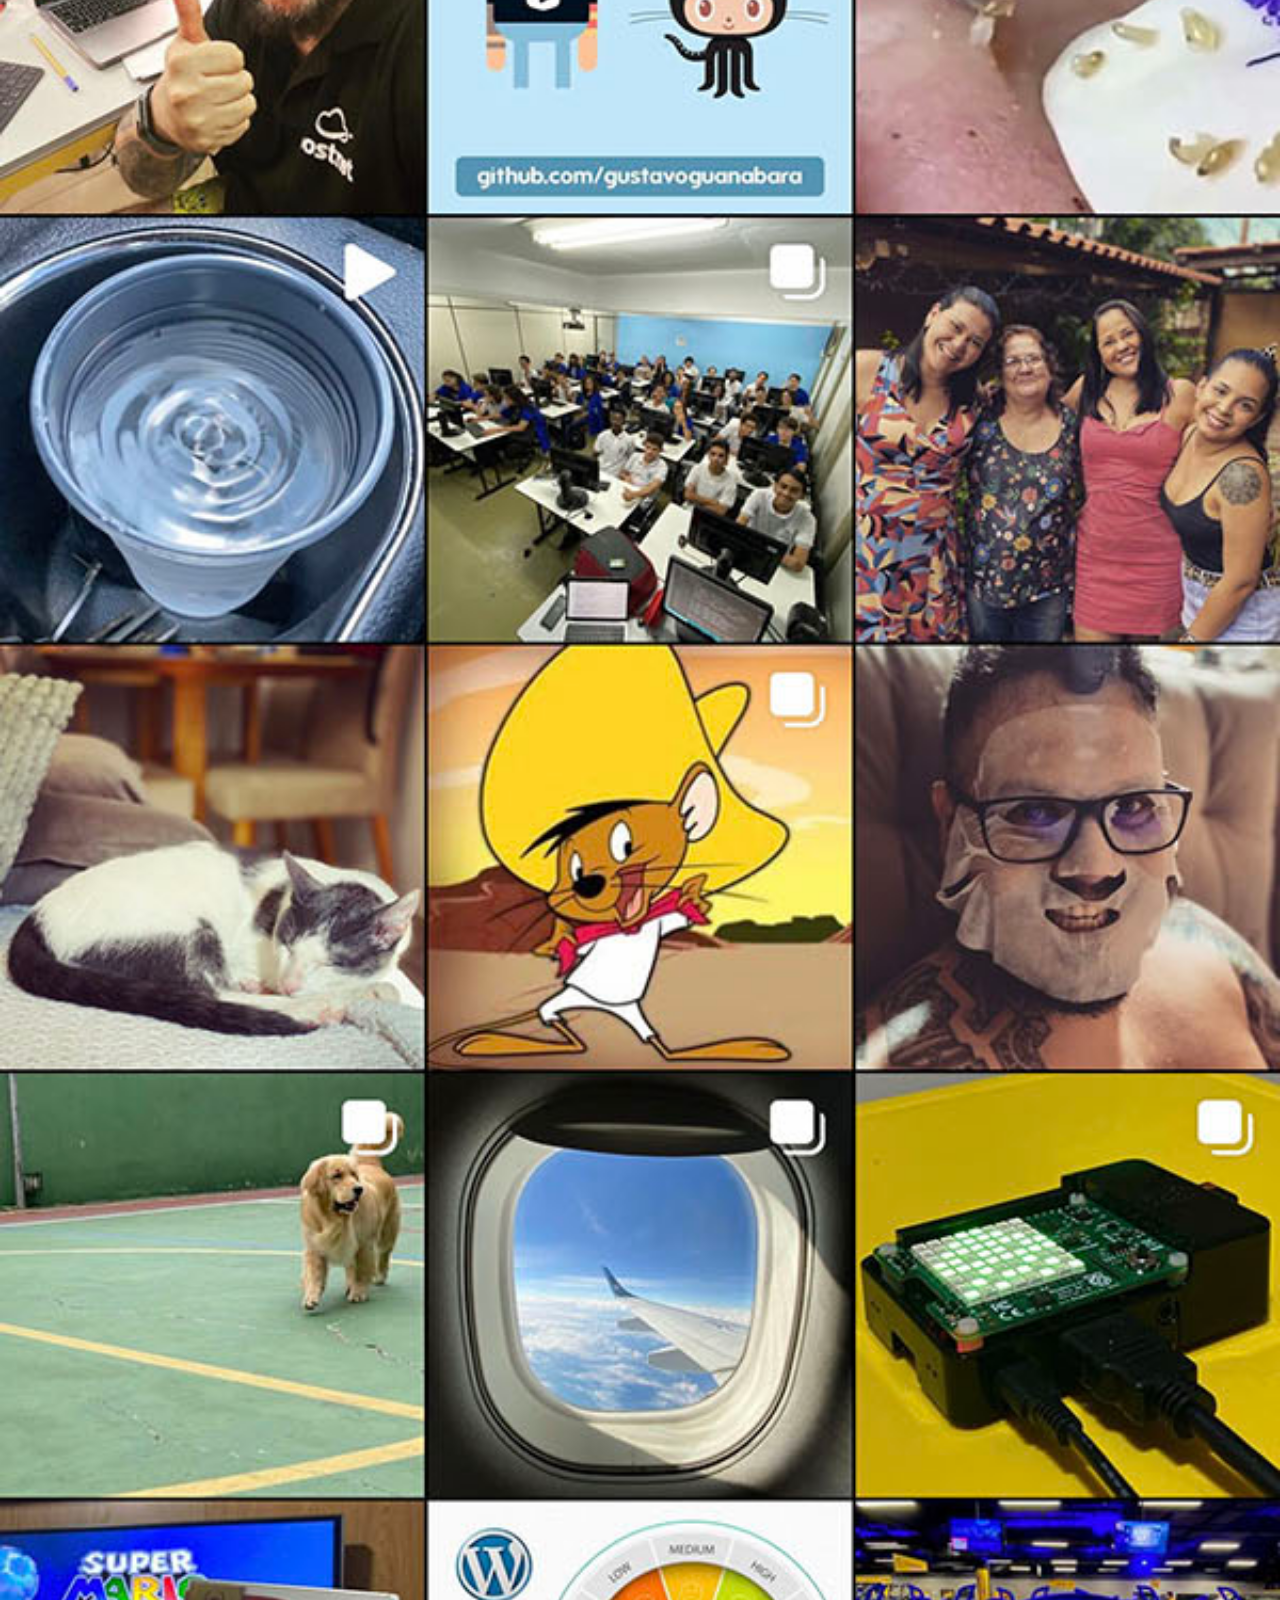
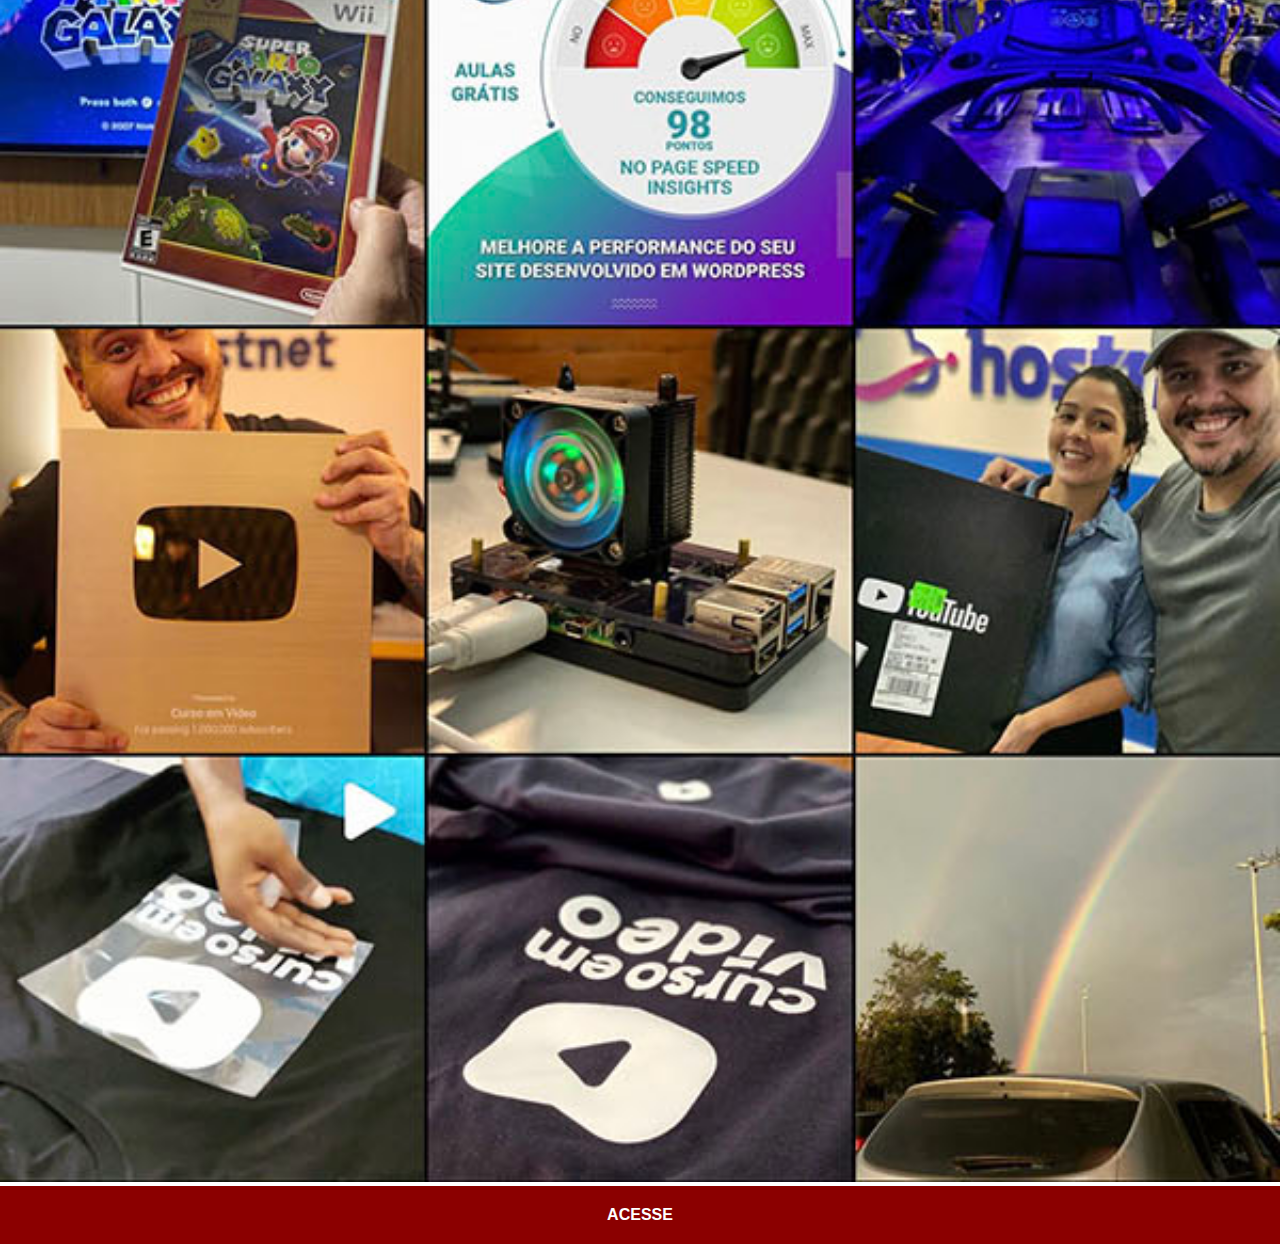
<file: instagram.html>
<!DOCTYPE html>
<html lang="pt-br">
<head>
    <meta charset="UTF-8">
    <meta http-equiv="X-UA-Compatible" content="IE=edge">
    <meta name="viewport" content="width=device-width, initial-scale=1.0">
    <title>Instagram</title>
    <link rel="stylesheet" href="estilos/social.css">
</head>
<body>
    <img src="imagens/tela-instagram.jpg" alt="Instagram">
    <a href="https://instagram.com/gustavoguanabara" target="_blank">ACESSE</a>
    
</body>
</html>
</file>
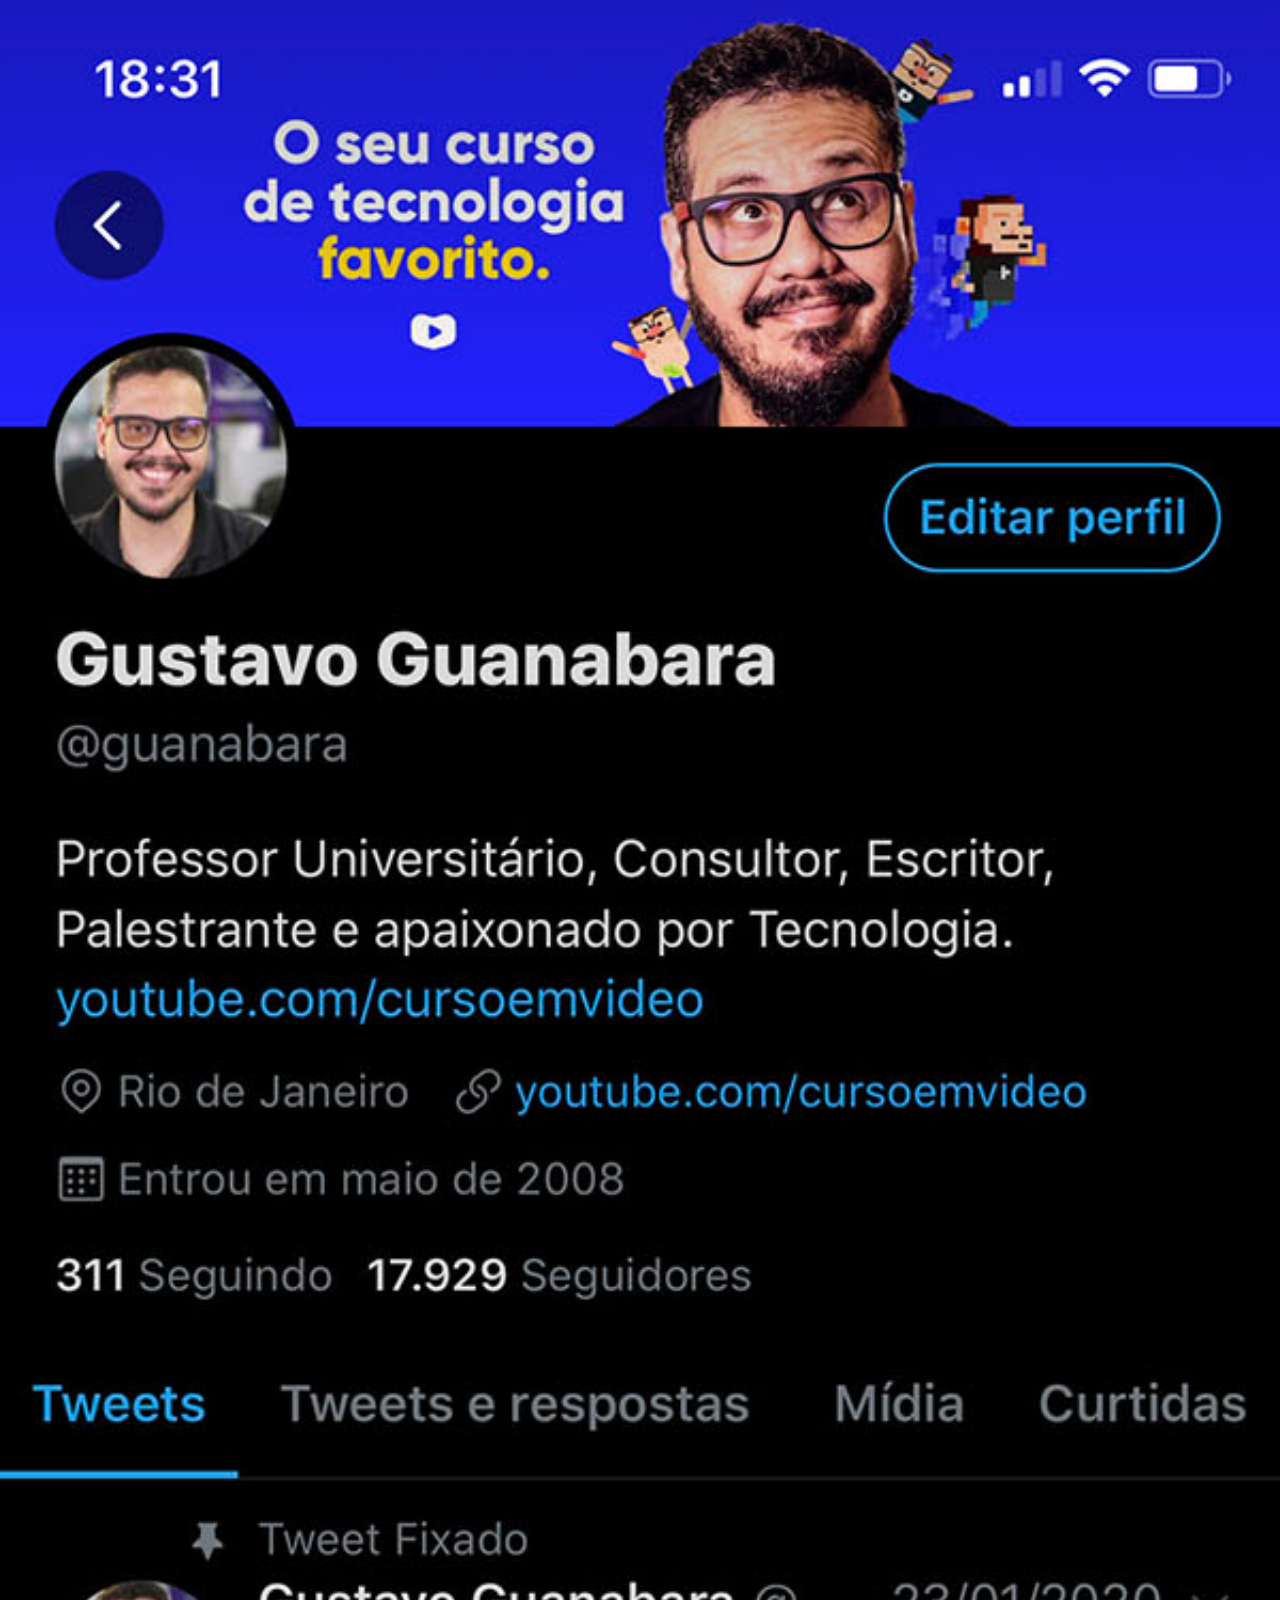
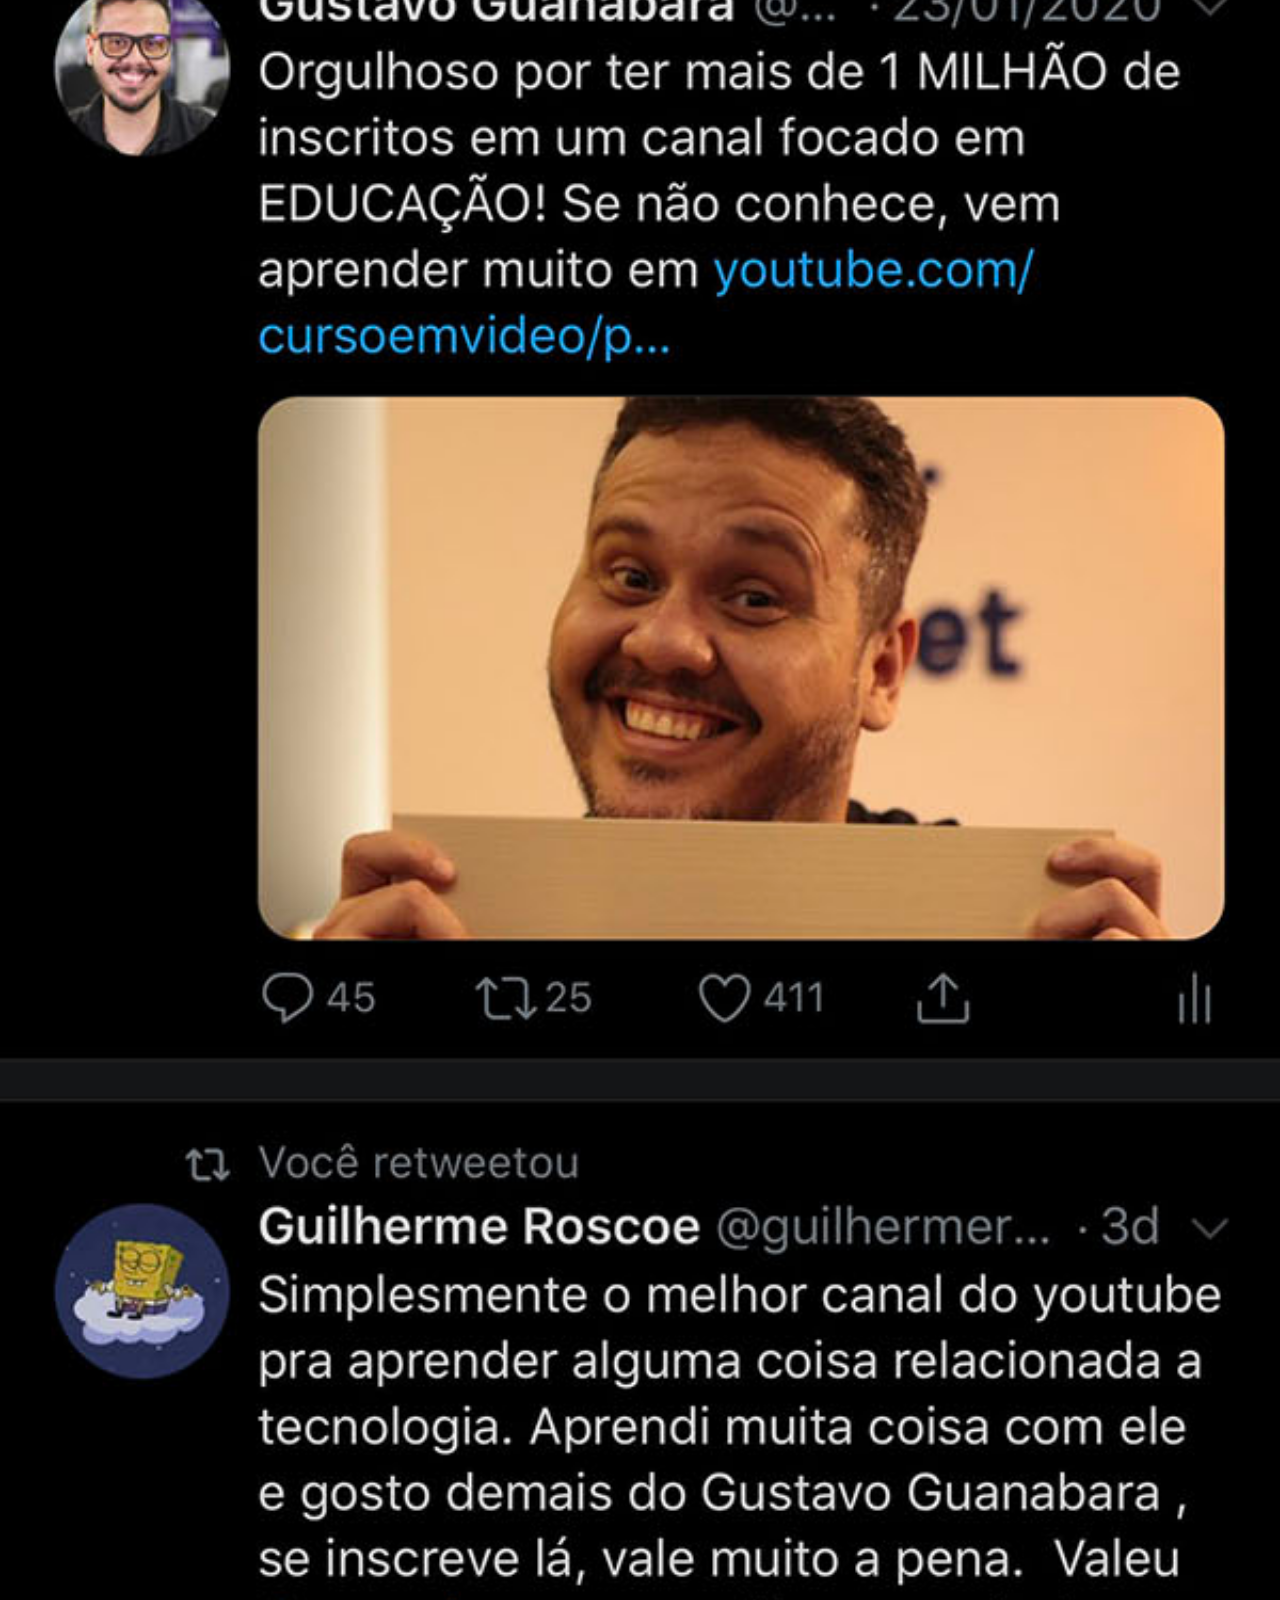
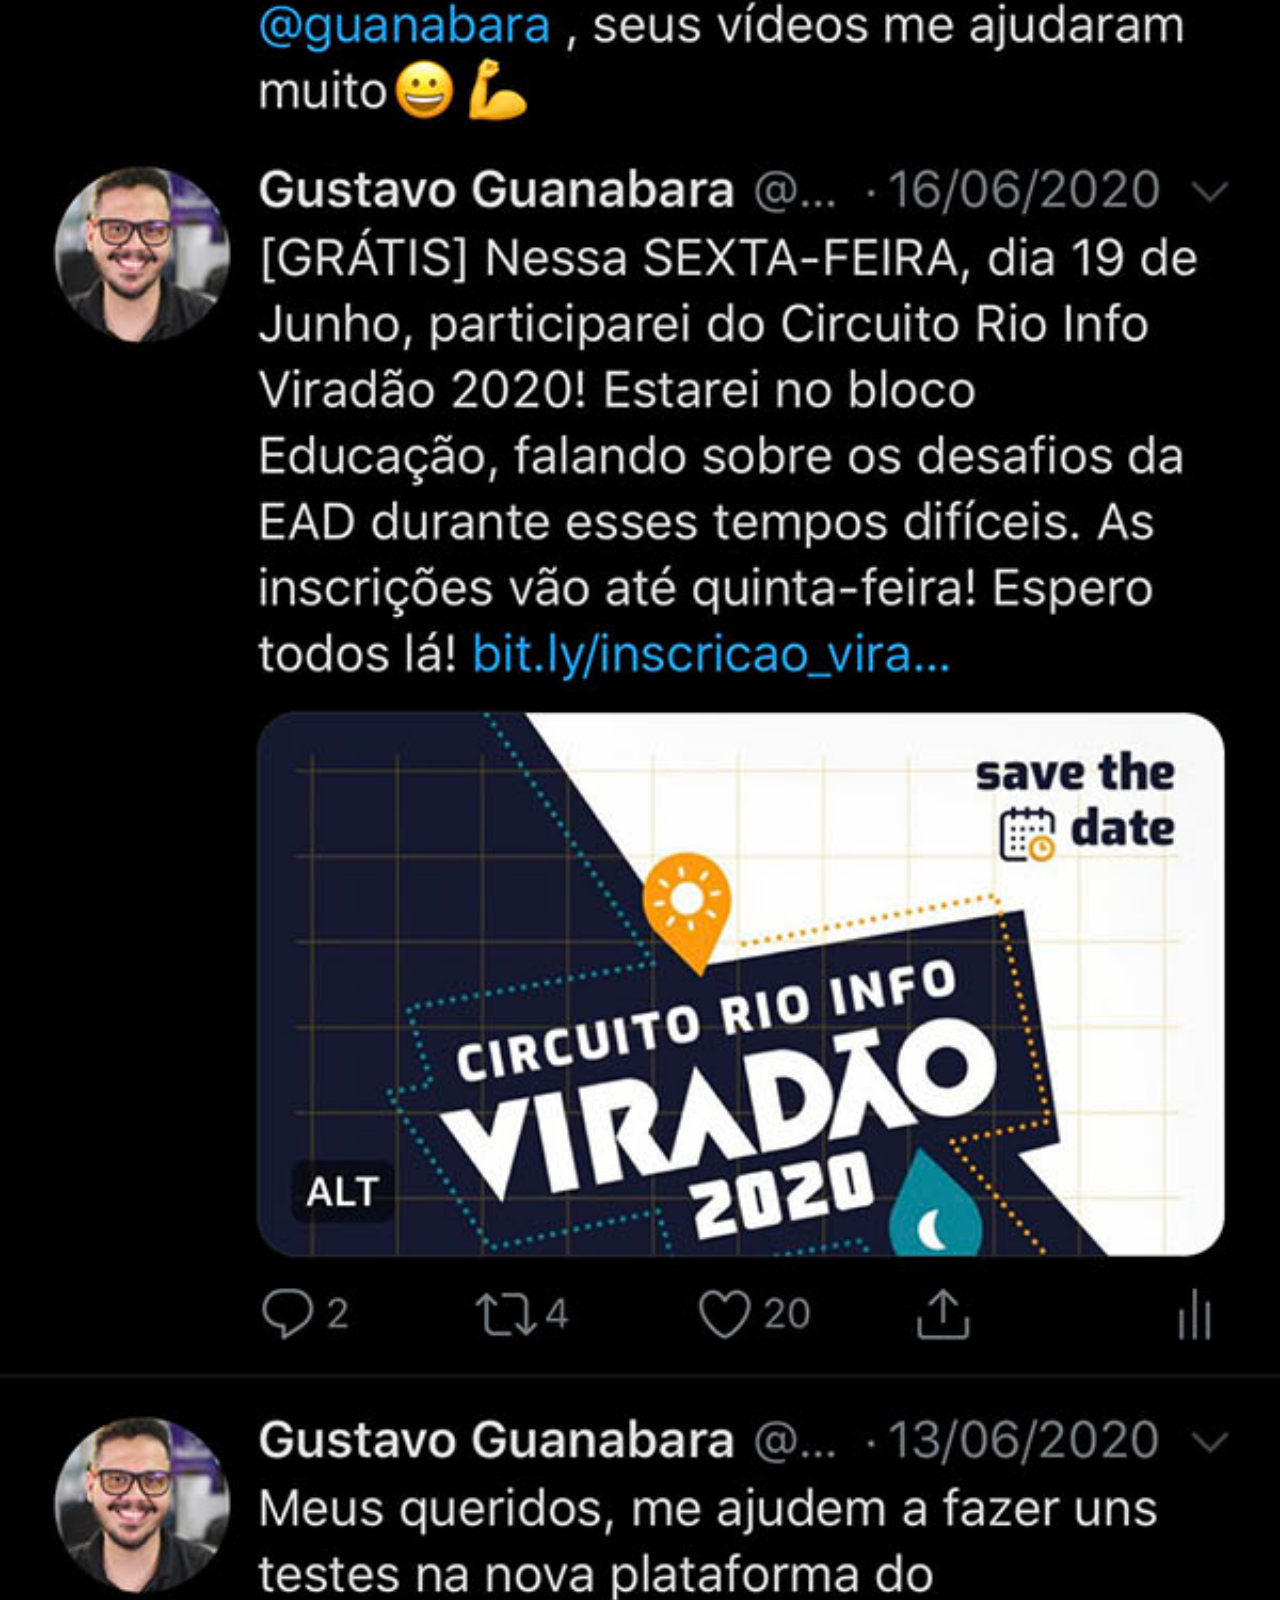
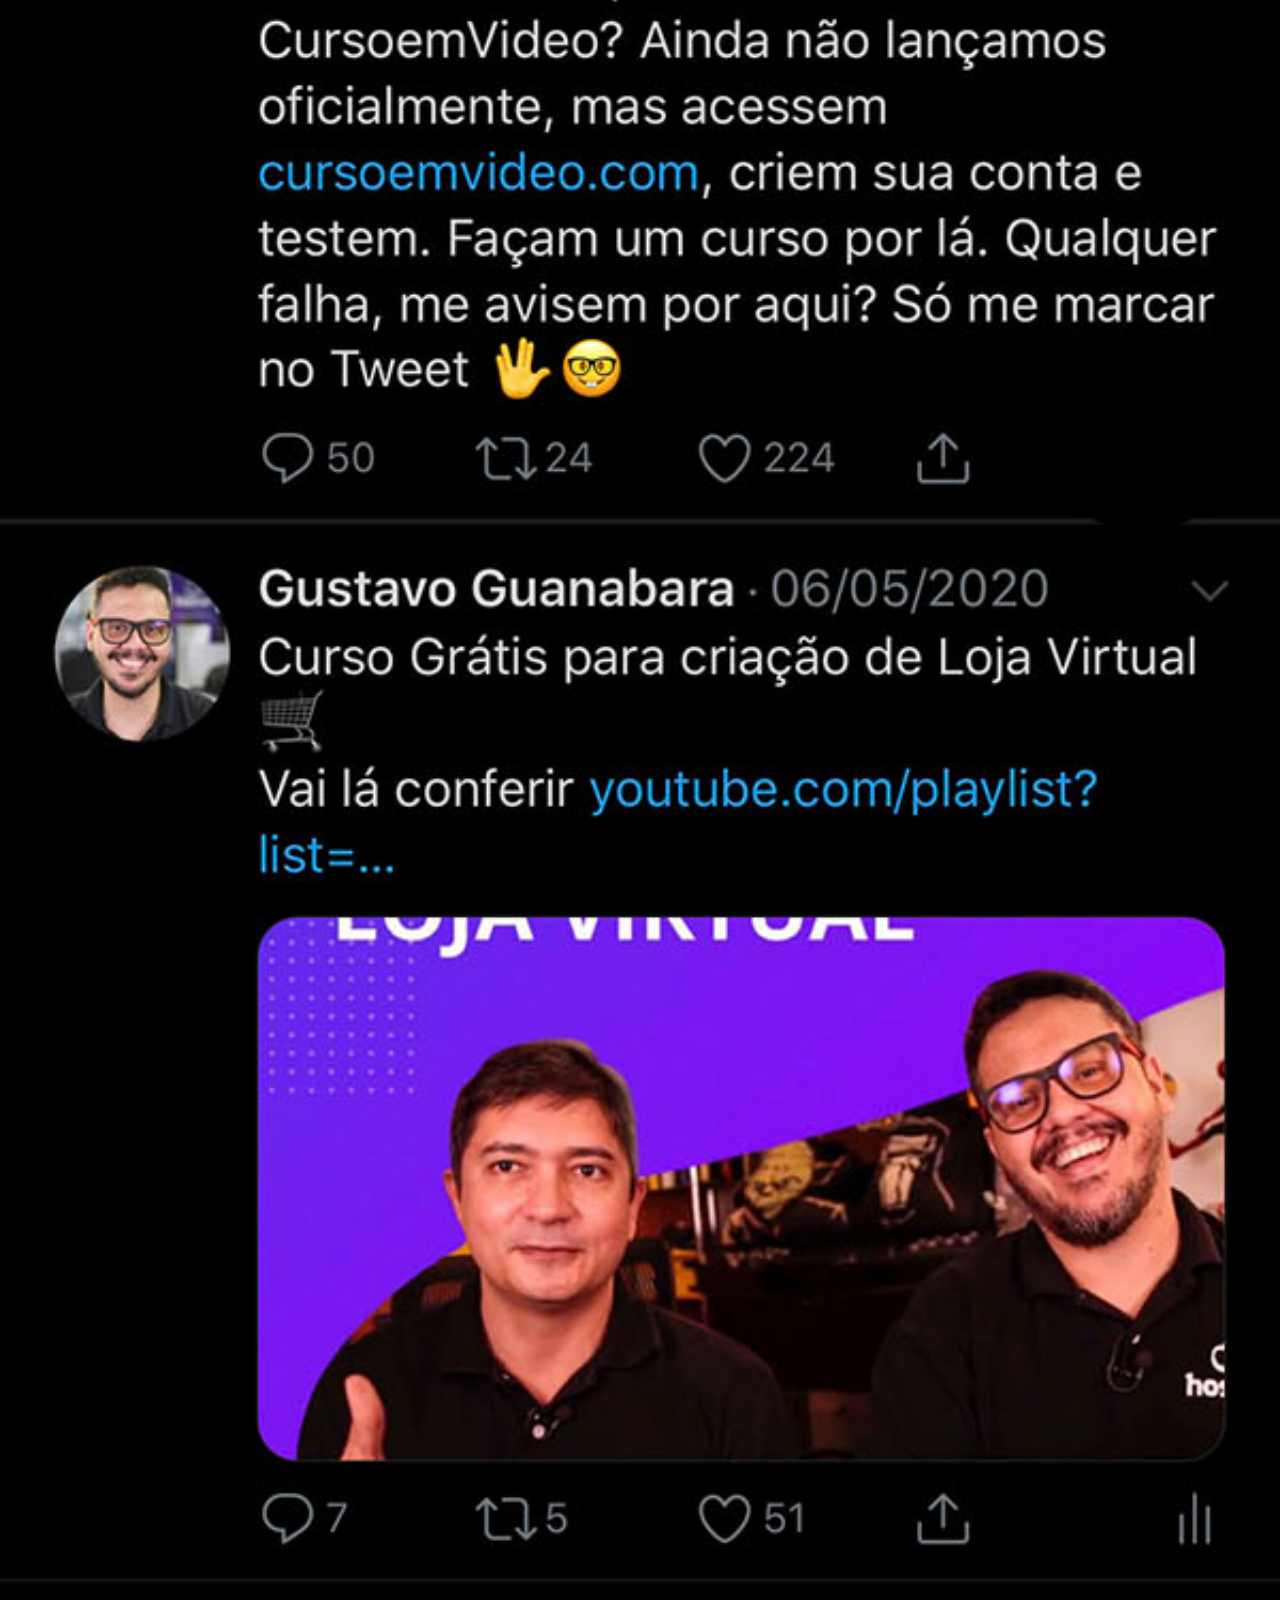
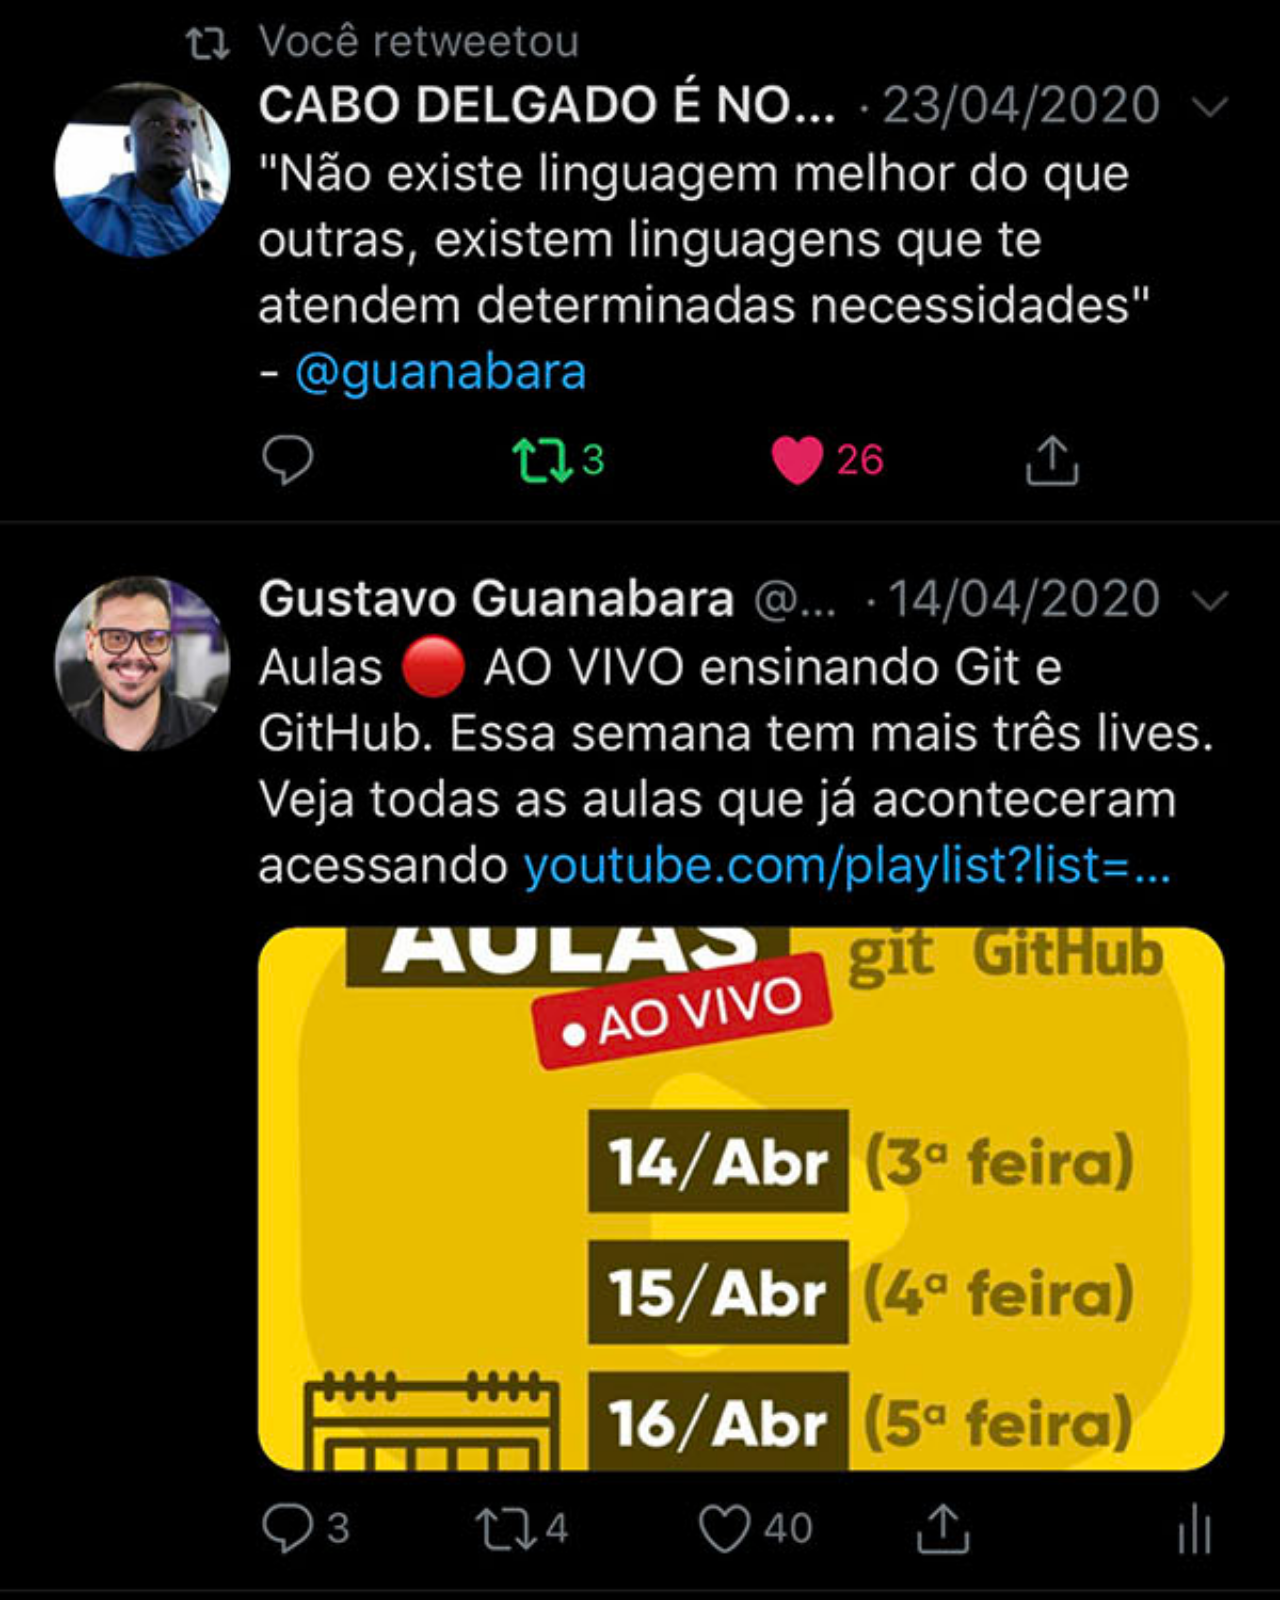
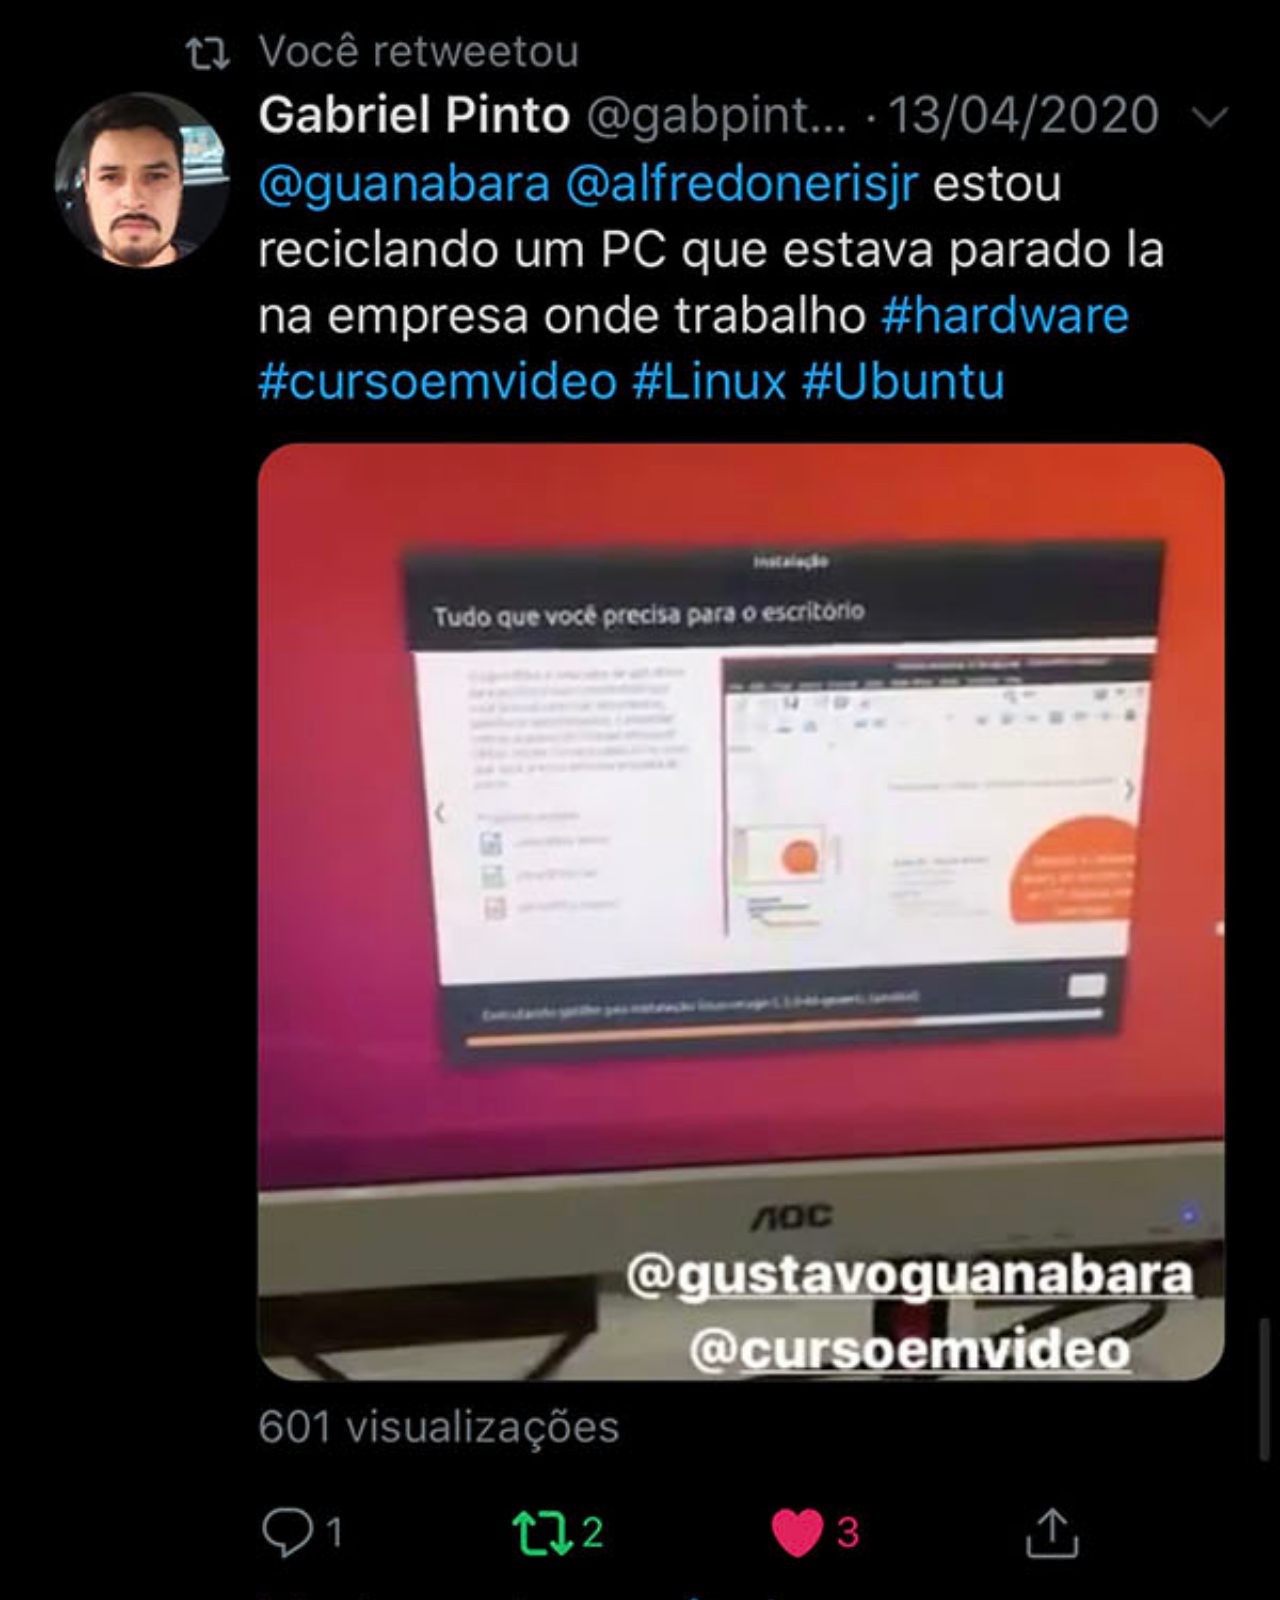
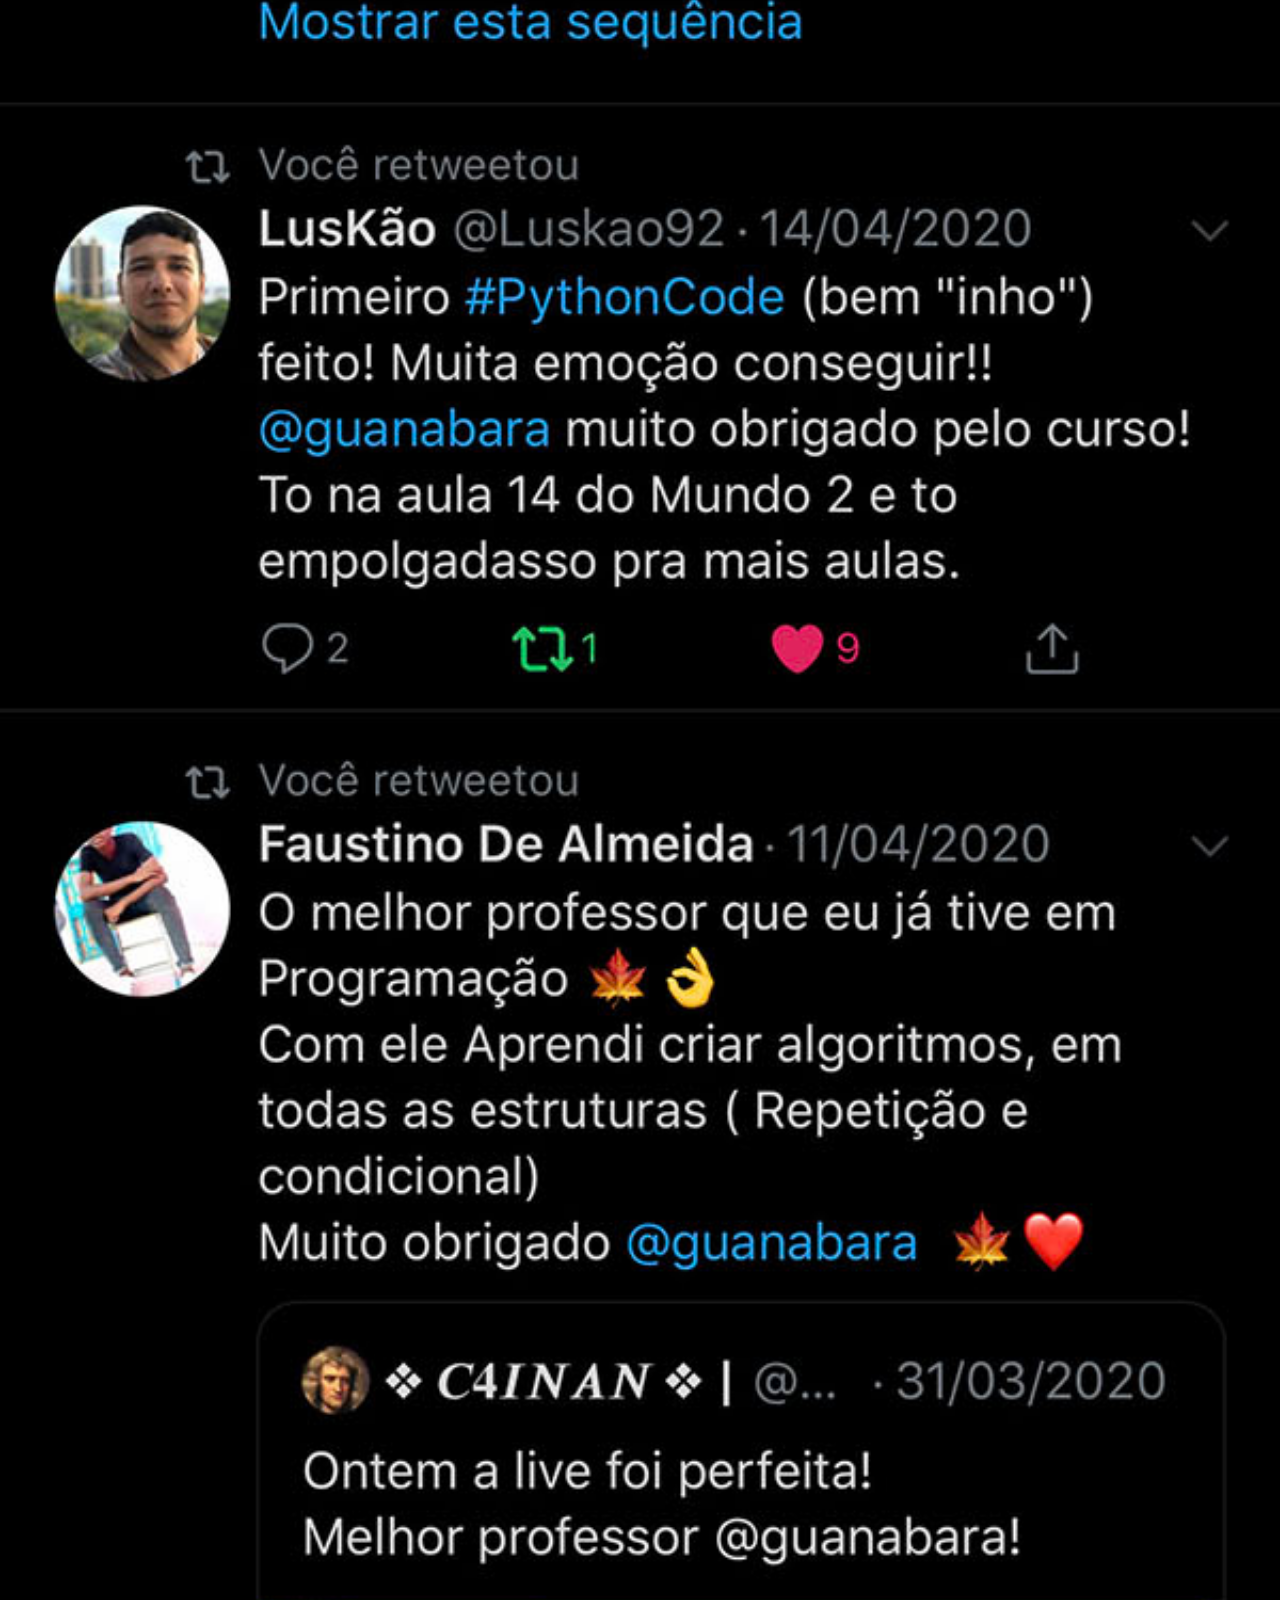
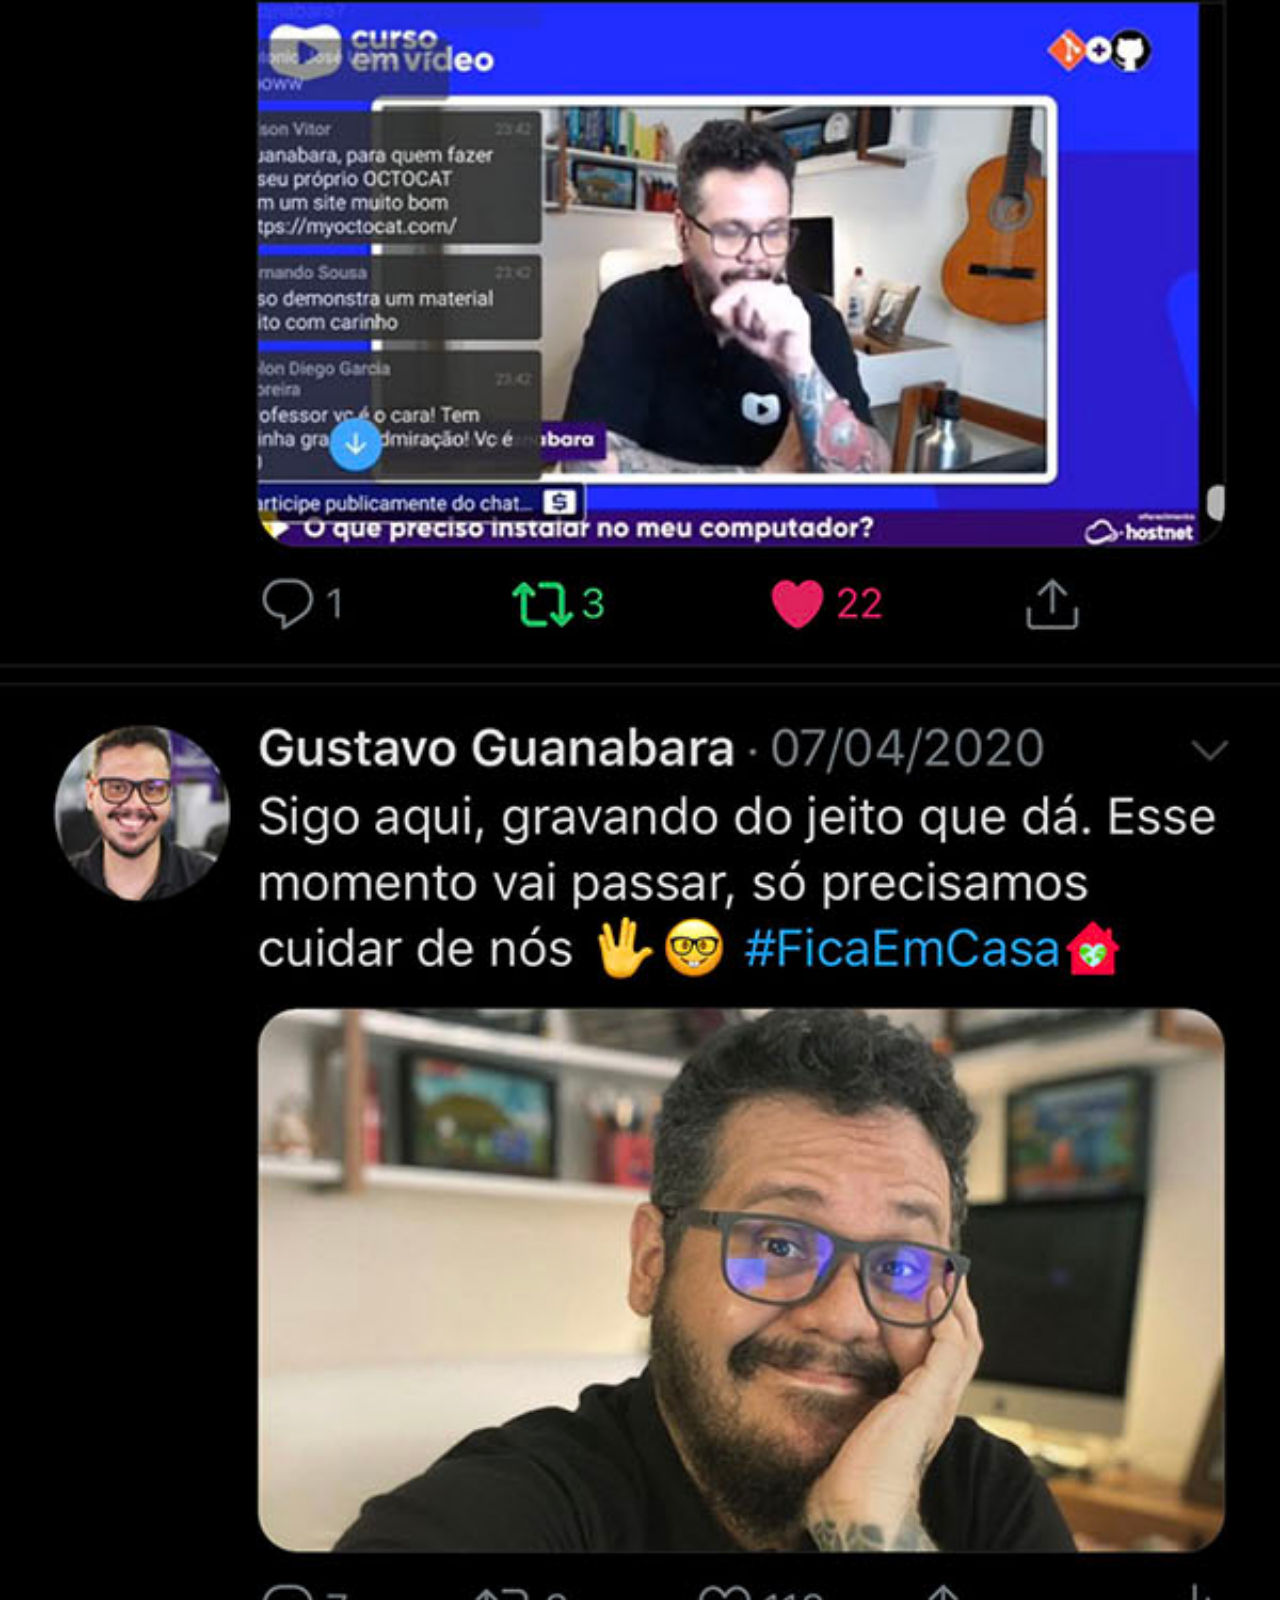
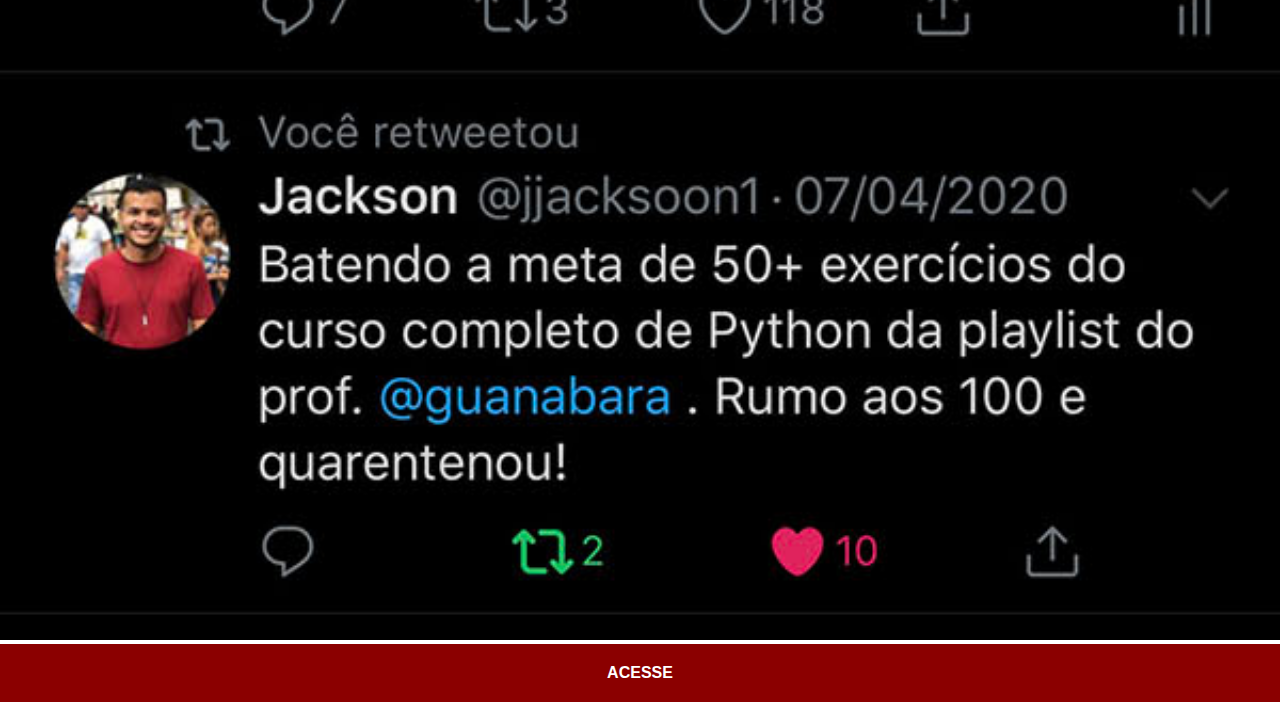
<file: twitter.html>
<!DOCTYPE html>
<html lang="pt-br">
<head>
    <meta charset="UTF-8">
    <meta http-equiv="X-UA-Compatible" content="IE=edge">
    <meta name="viewport" content="width=device-width, initial-scale=1.0">
    <title>logo-twitter</title>
    <link rel="stylesheet" href="estilos/social.css">
</head>
<body>
    <img src="imagens/tela-twitter.jpg" alt="Twitter">
    <a href="https://twitter.com/guanabara" target="_blank">ACESSE</a>
    
</body>
</html>
</file>
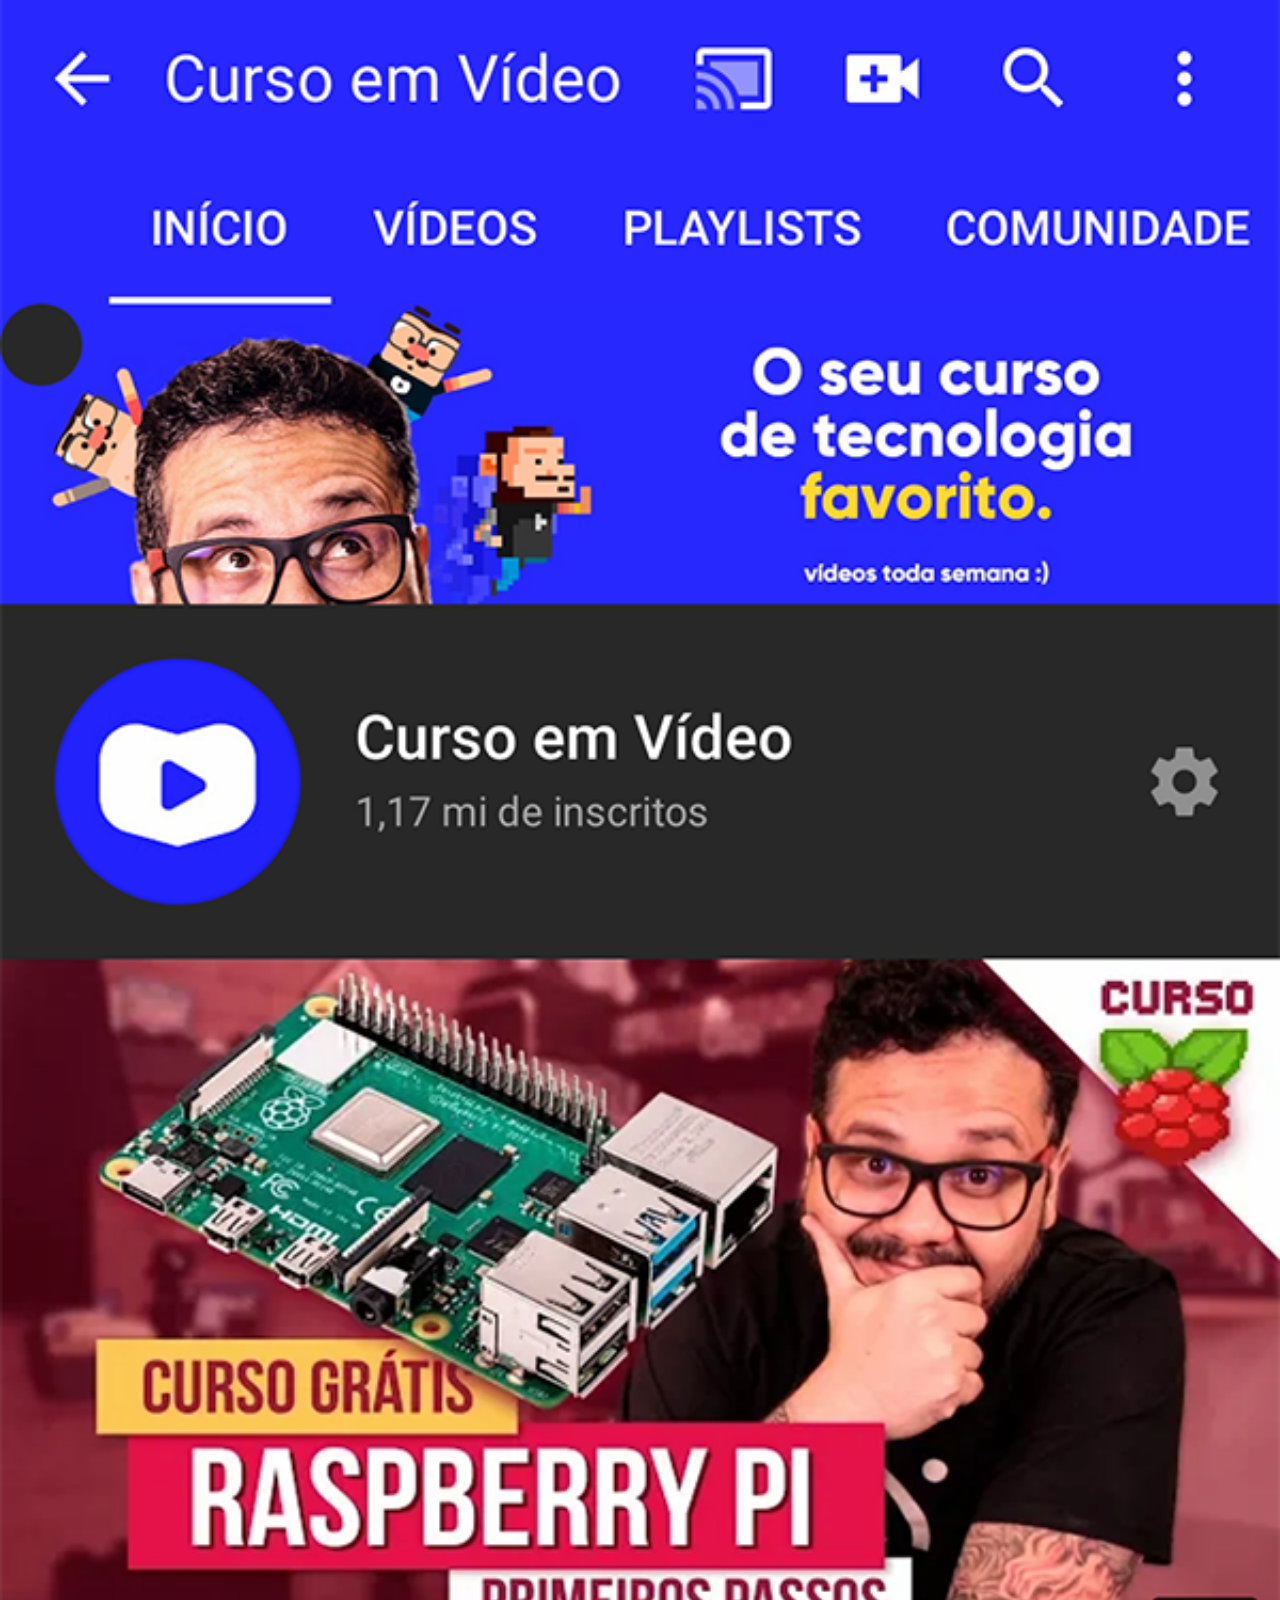
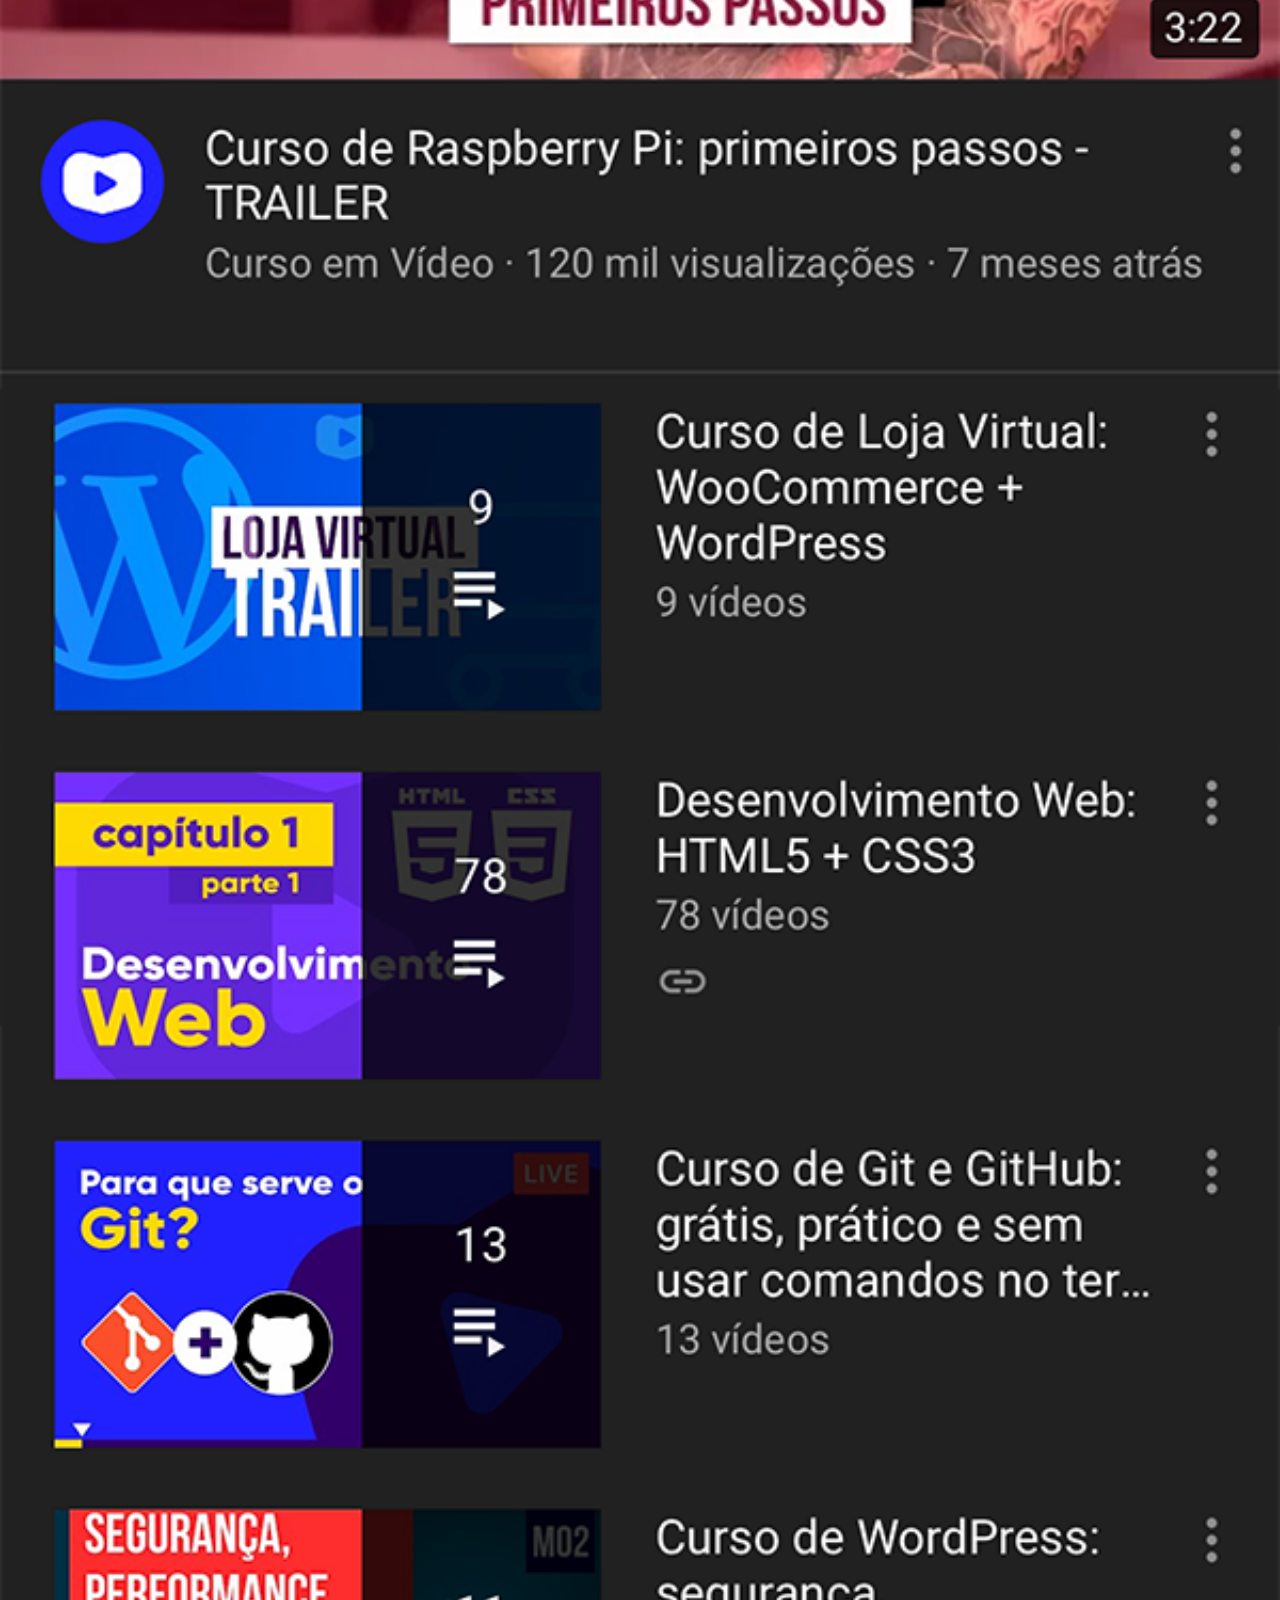
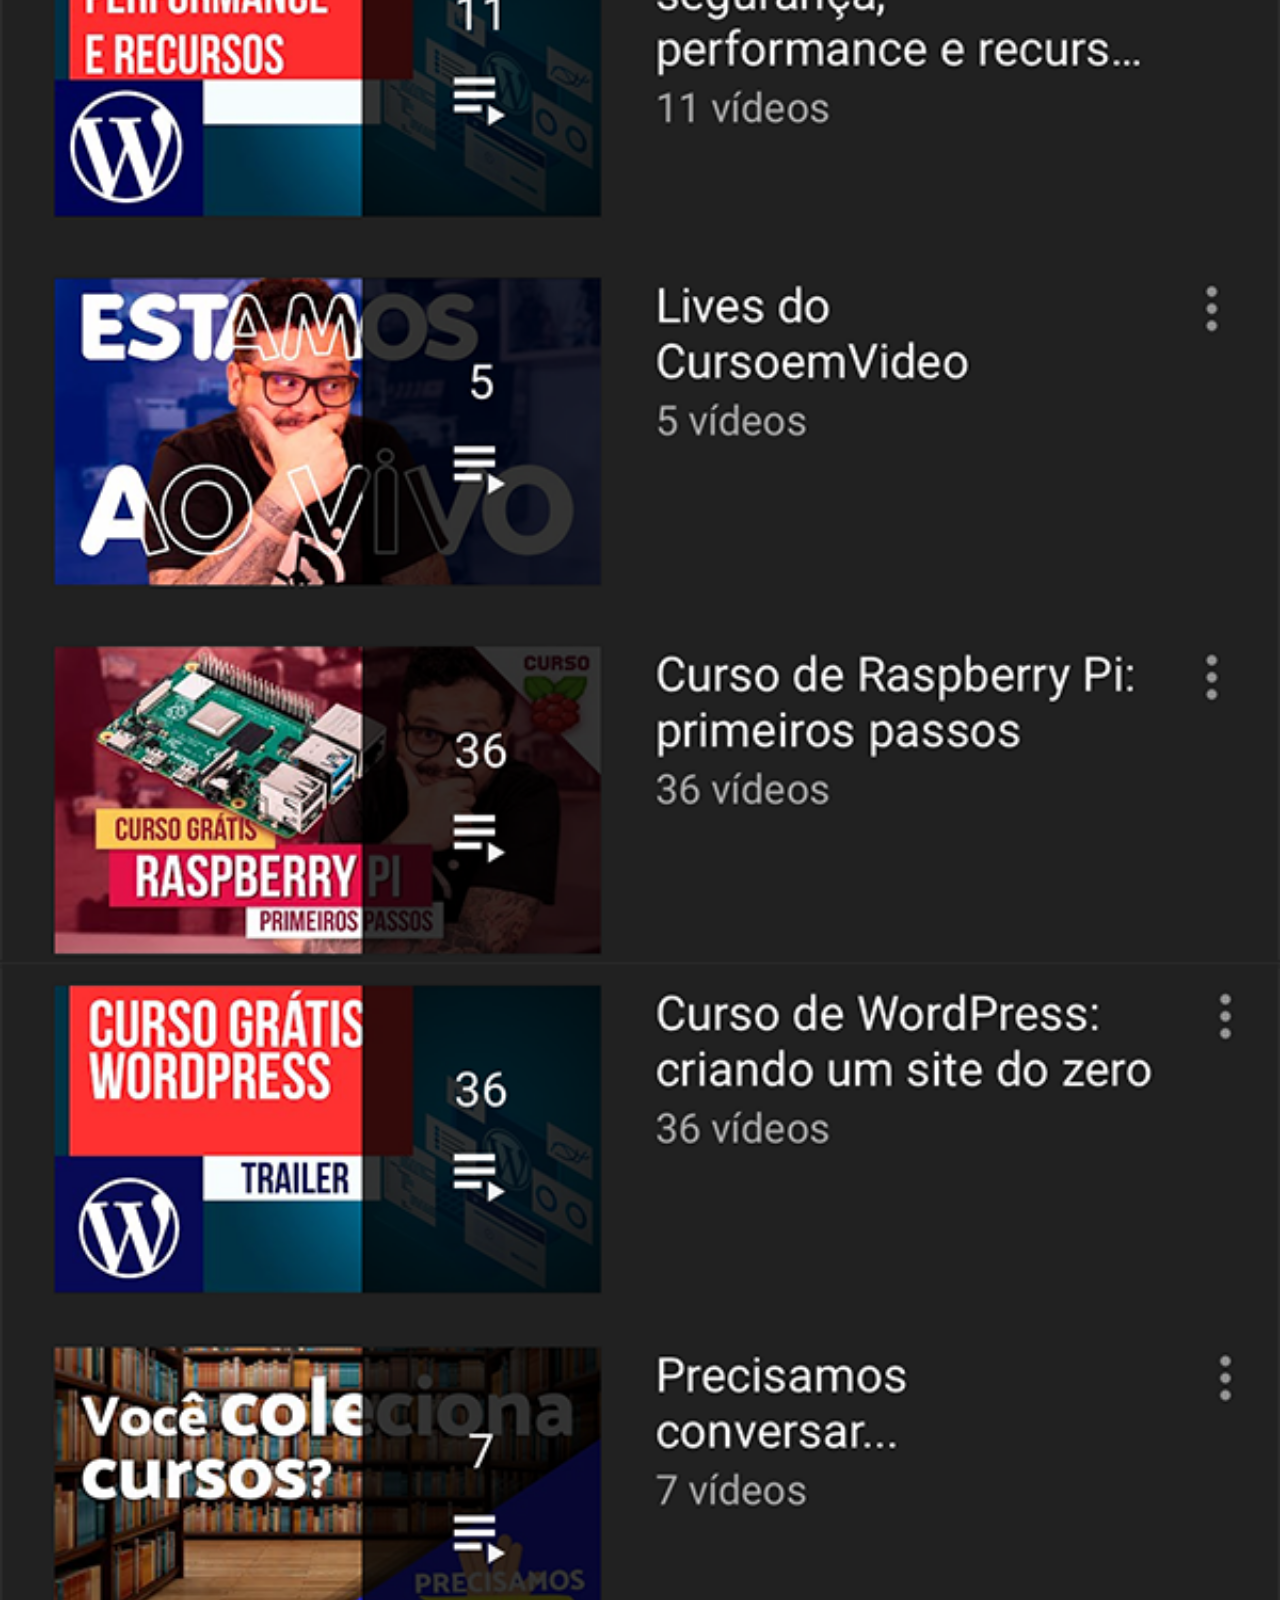
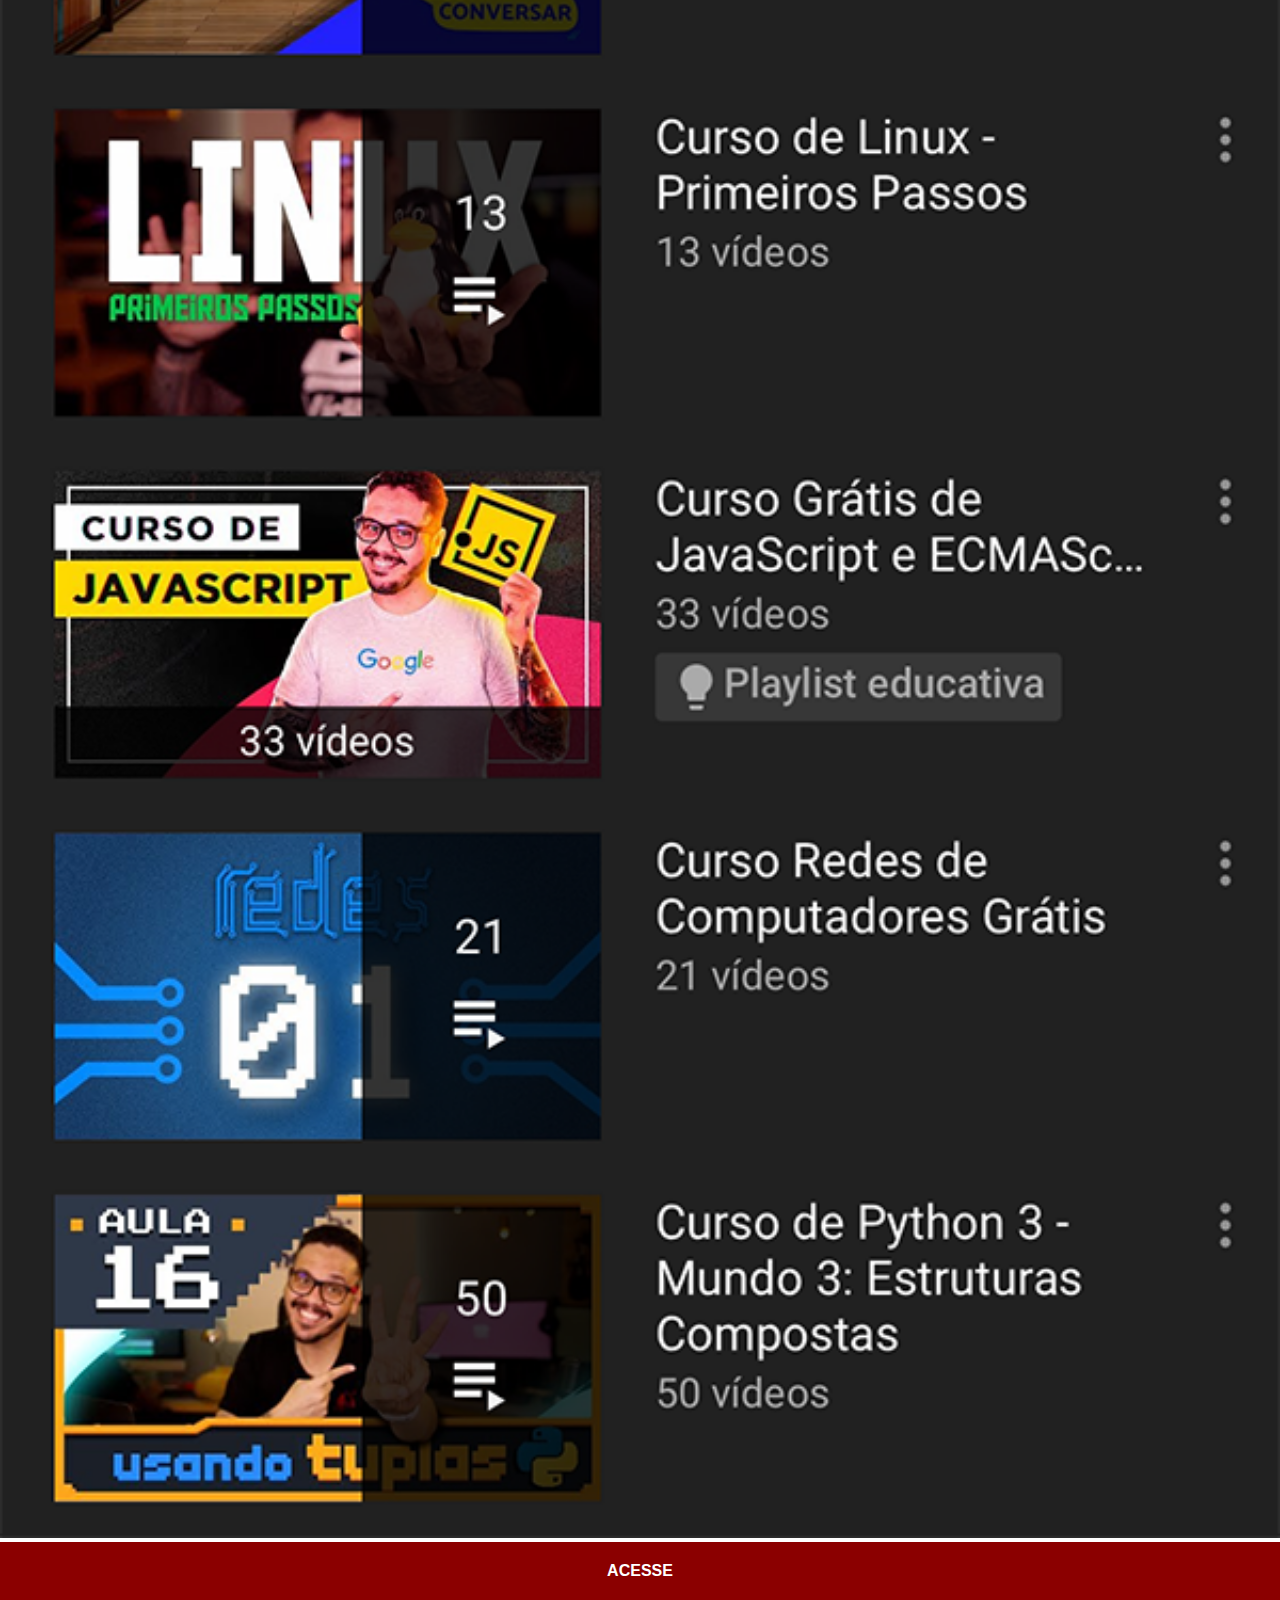
<file: youtube.html>
<!DOCTYPE html>
<html lang="pt-br">
<head>
    <meta charset="UTF-8">
    <meta http-equiv="X-UA-Compatible" content="IE=edge">
    <meta name="viewport" content="width=device-width, initial-scale=1.0">
    <title>YouTube</title>
    <link rel="stylesheet" href="estilos/social.css">
    
</head>
<body>
    <img src="imagens/tela-youtube.png" alt="YoTube">
    <a href="https://www.youtube.com/cursoemvideo/playlists" target="_blank
    ">ACESSE</a>
    
</body>
</html>
</file>
<file: estilos/style.css>
@charset "UTF-8";
*{
    margin: 0px;
    padding: 0px;
}
html, body{
    height: 100vh;
    width: 100vw;
    background-color: black;
}
body{
    background: url("../imagens/fundo-madeira.jpg") no-repeat top center;
    background-size: cover;
    background-attachment: fixed;
}

main{
    height: 100vh;
    position: relative;
    
}
section#telefone{
    position: absolute;
    top: 50%;
    left: 50%;
    transform: translate(-50%, -50%);

    height: 627px;
    width: 311px;
    background: url("../imagens/frame-iphone.png") no-repeat;
}

iframe#tela{
    position: relative;
    top: 79px;
    left: 22px;

    width: 267px;
    height: 471PX;
}
section#redes-sociais{
    text-align: right;
position: relative;
top: 140px;
}
section#redes-sociais img{
    width: 50px;
    margin: 10px;
    border-radius: 50%;
    box-shadow: 2px 2px 5px rgba(0, 0, 0, 0.498);
    box-sizing: border-box;
}
section#redes-sociais img:hover{
    width: 55px;
border: 2px solid rgba(255, 255, 255, 0.6);
transform: translate(-0px, -2px);
box-shadow: 5px 5px 10px rgba(0, 0, 0, 0.736);
transition: transform 1s;
}
</file>
<file: estilos/social.css>
@charset "UTF-8";

*{

    margin: 0px;
    padding: 0px;
    font-family: Arial, Helvetica, sans-serif;

}
::-webkit-scrollbar{
    width: 0px;
    height: 0px;
}
img{
width: 100vw;
       }
a{
    display:block;
    background-color: darkred;
    padding: 20px;
    text-align: center;
    font-weight: bolder;
    text-decoration: none;
    color: white;
}
a:hover{
    background-color: red;
}
</file>
